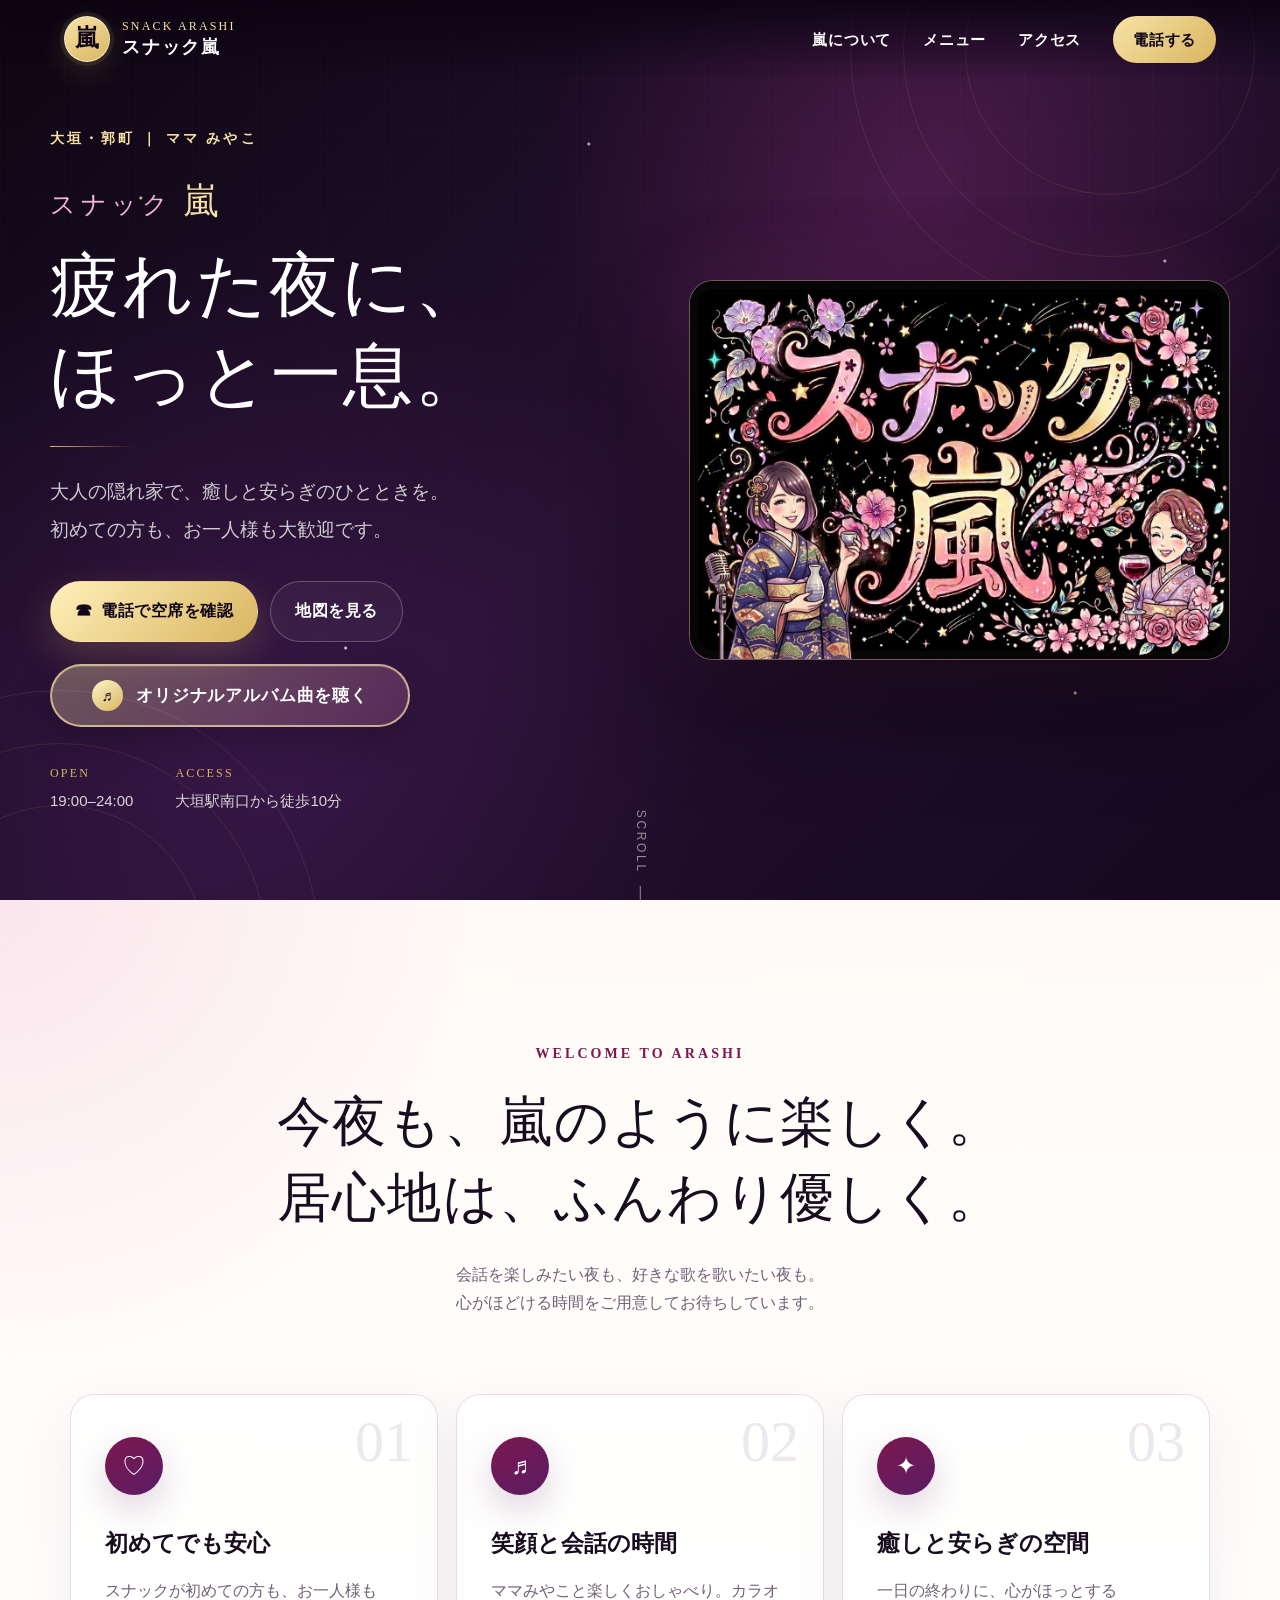
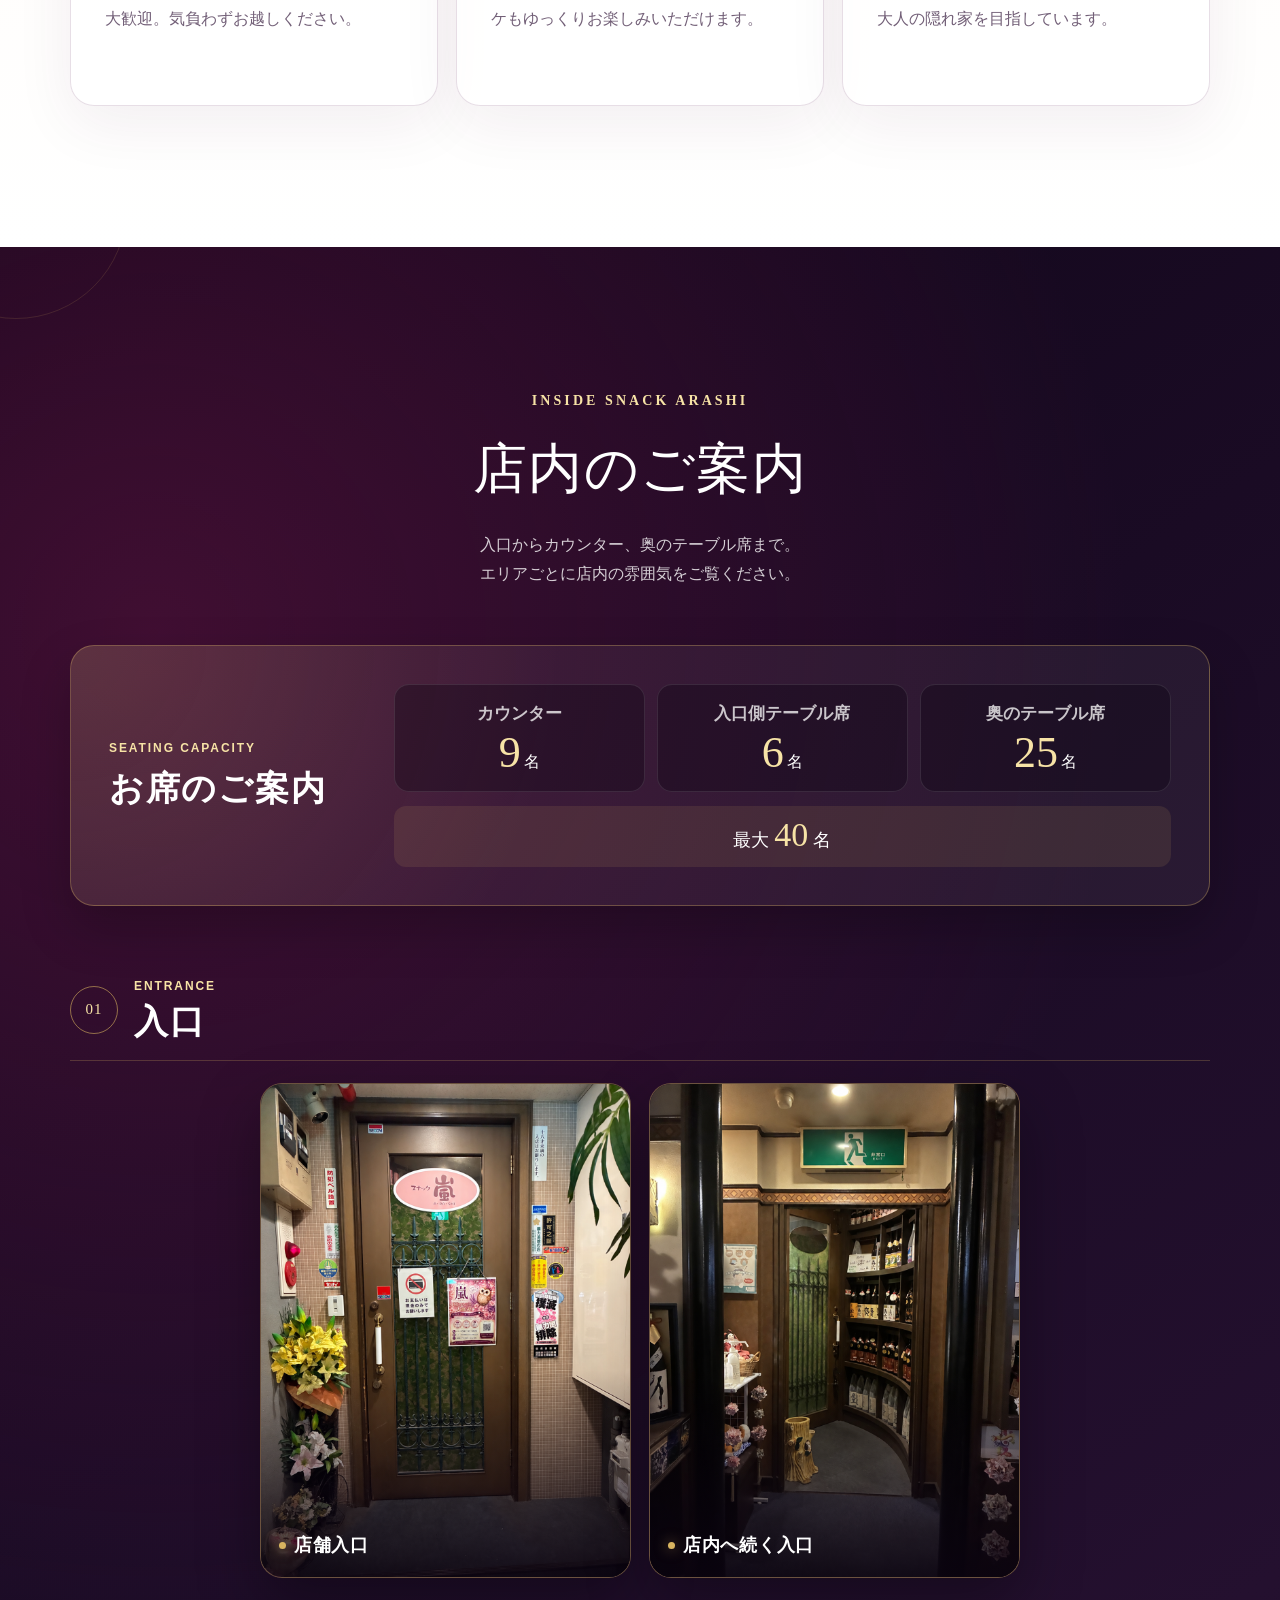
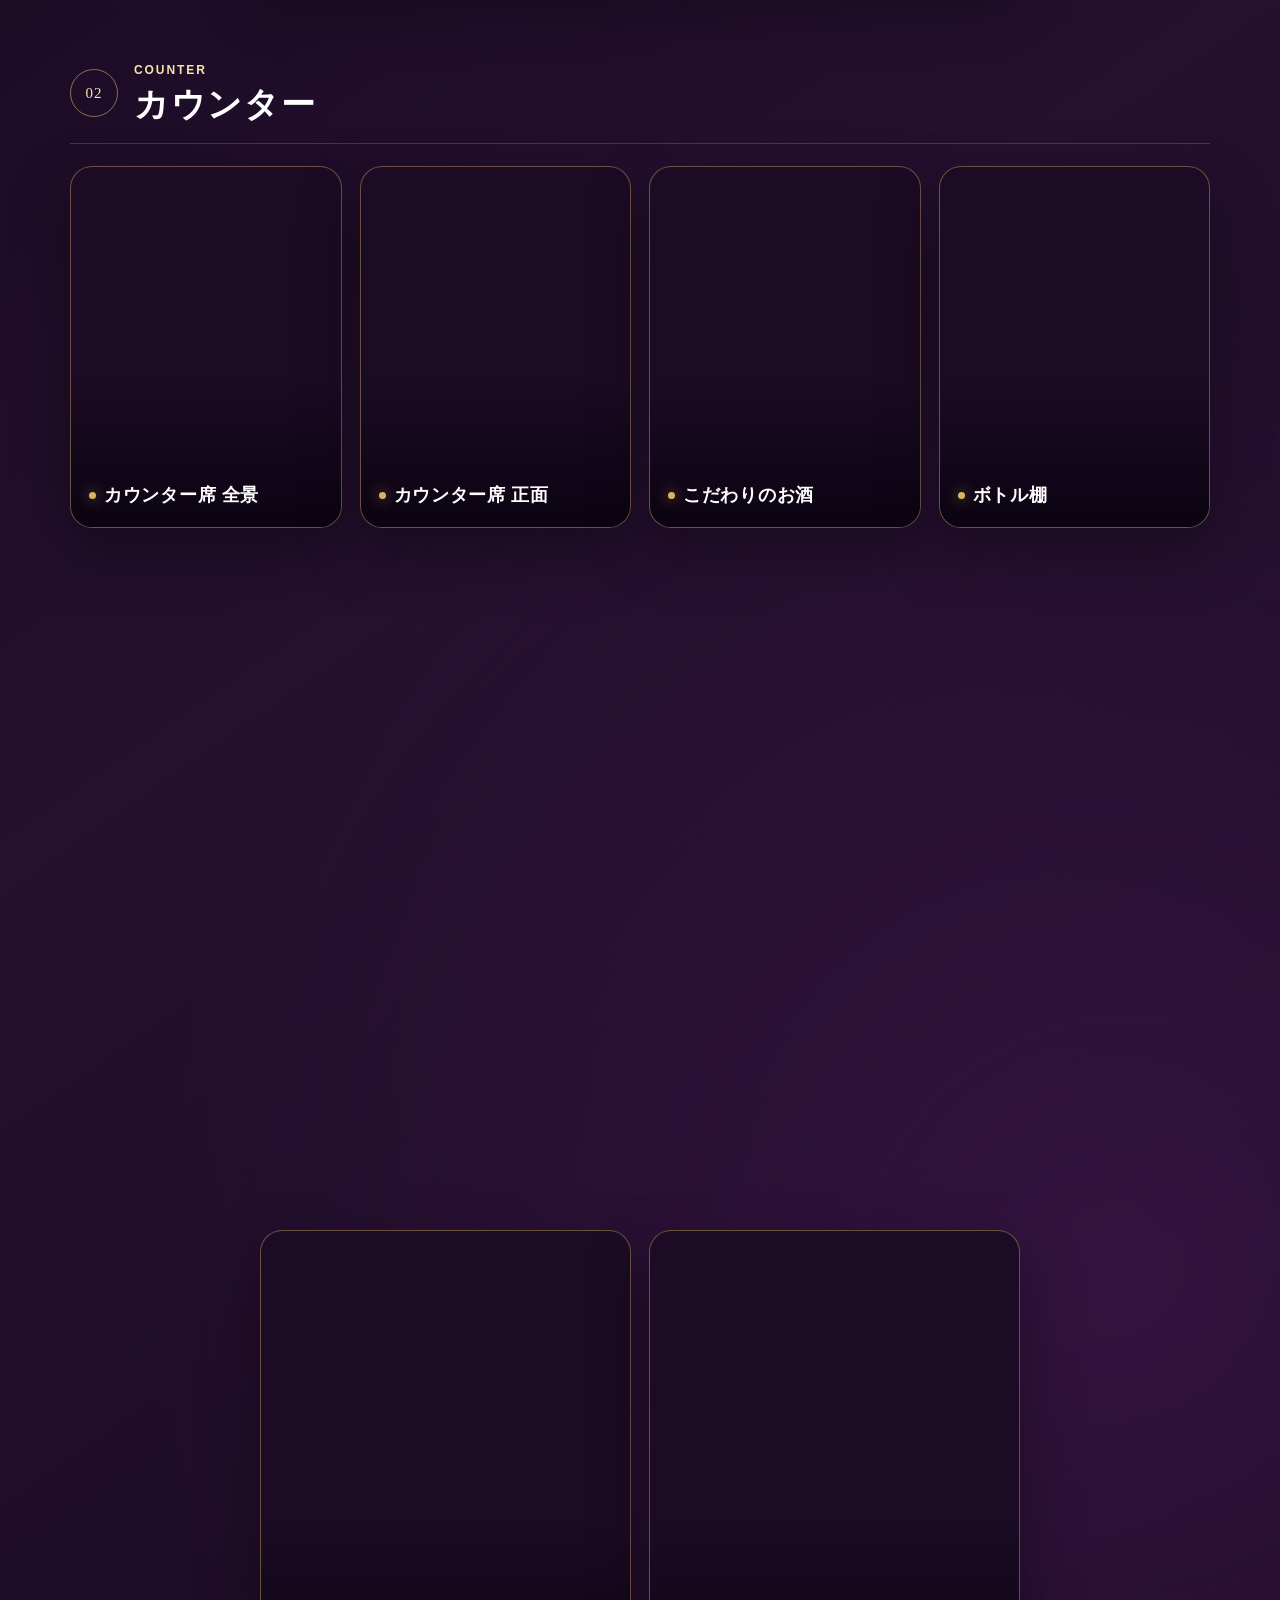
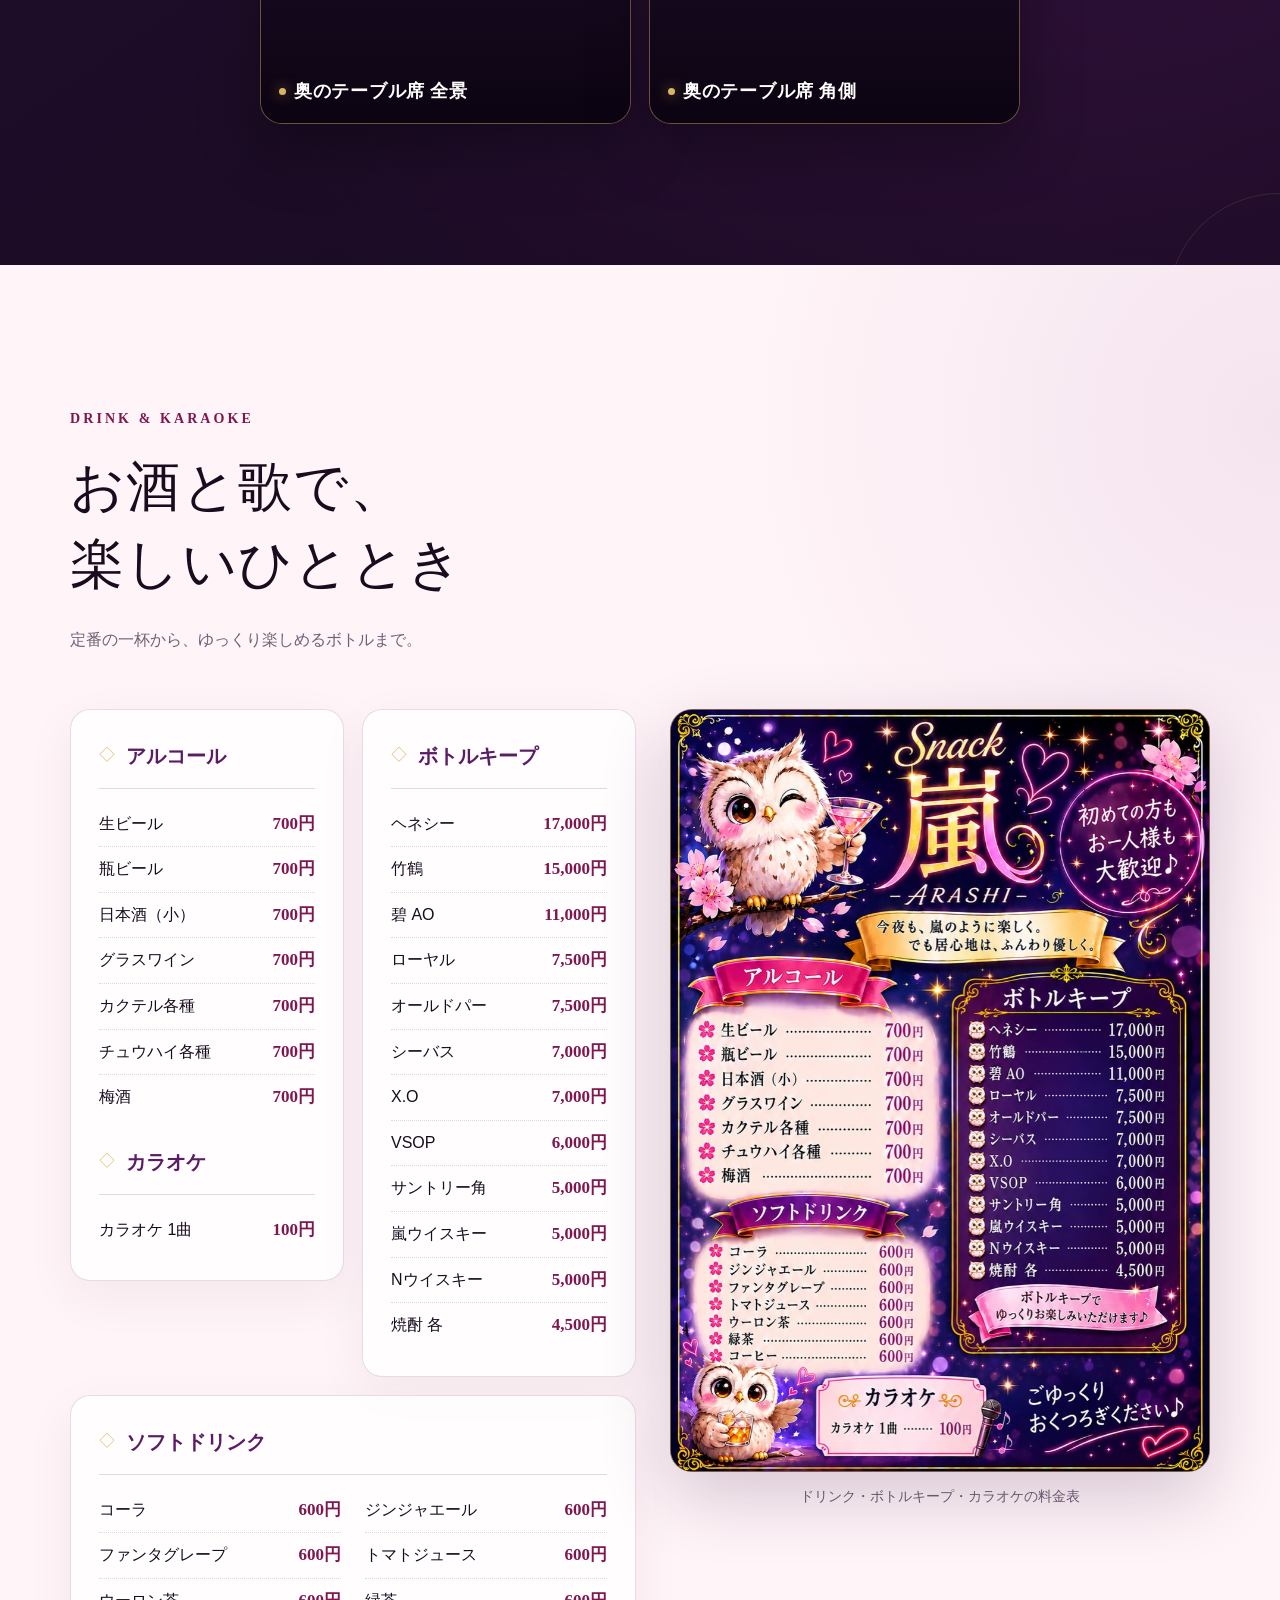
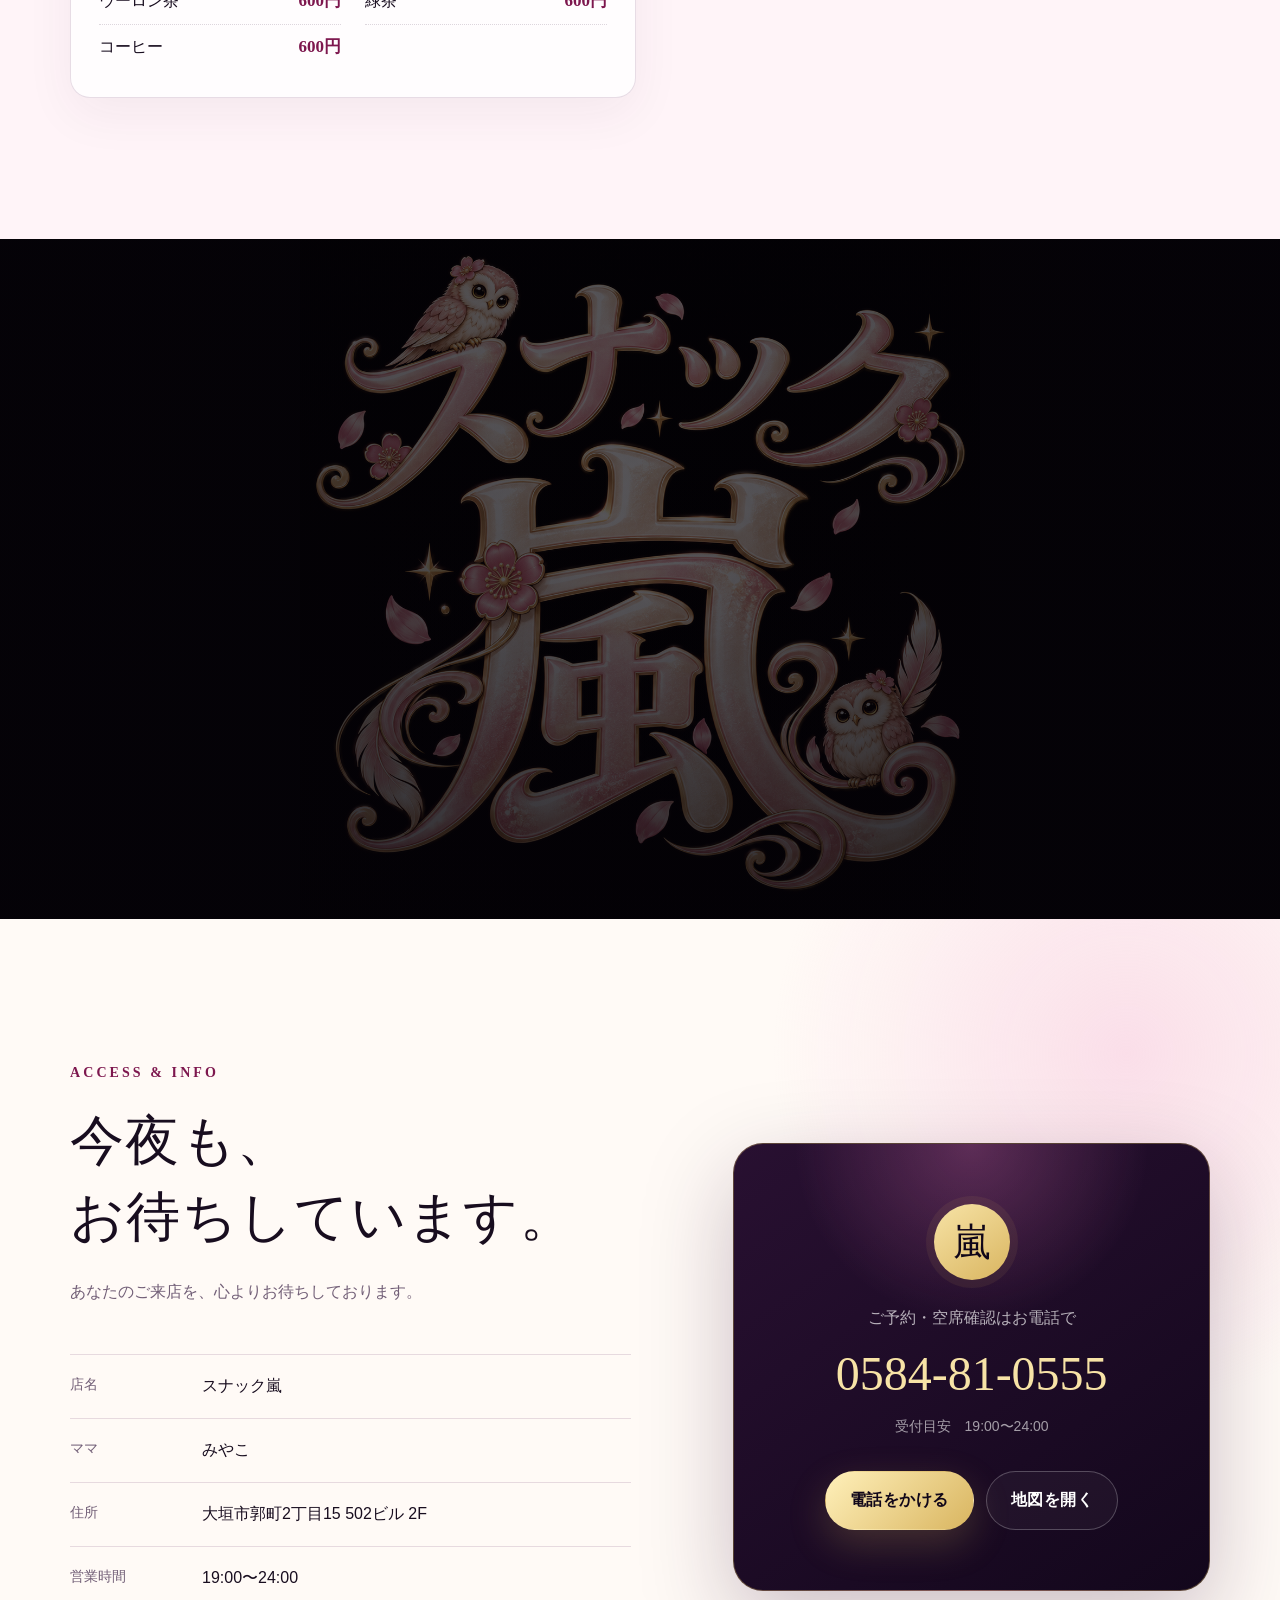
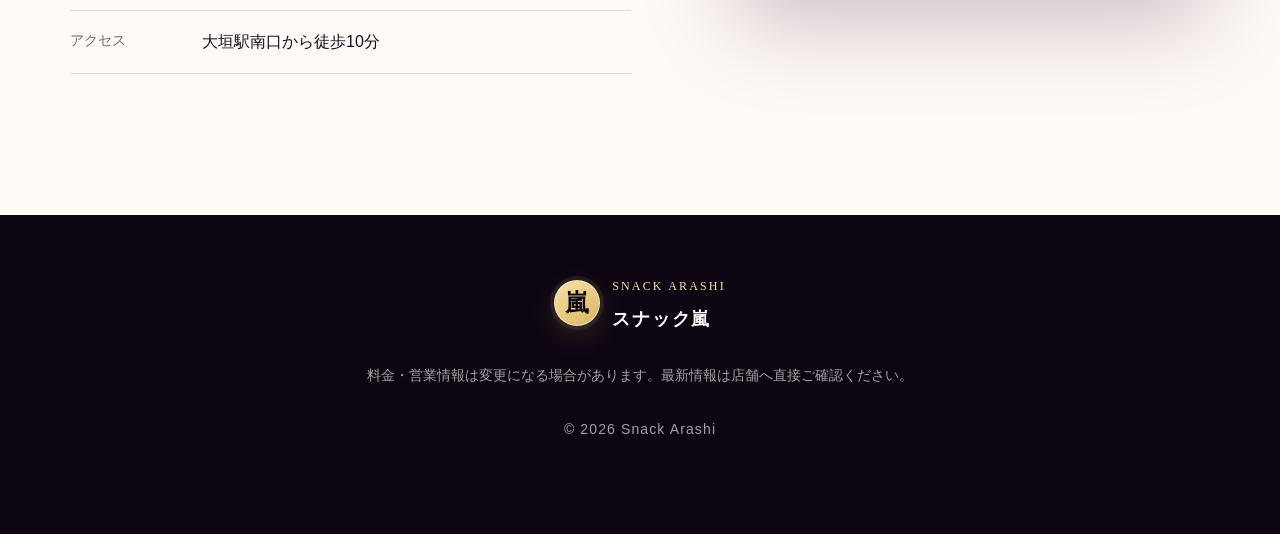
<file: index.html>
<!doctype html>
<html lang="ja">
  <head>
    <meta charset="UTF-8" />
    <meta name="viewport" content="width=device-width, initial-scale=1.0" />
    <meta
      name="description"
      content="大垣市郭町のスナック嵐。ママみやこと、会話やカラオケを楽しみながら、ほっと一息つける大人の隠れ家です。初めての方も、お一人様も大歓迎。"
    />
    <meta name="theme-color" content="#170a24" />
    <title>スナック嵐｜大垣・郭町</title>
    <link rel="icon" href="data:image/svg+xml,%3Csvg xmlns='http://www.w3.org/2000/svg' viewBox='0 0 64 64'%3E%3Crect width='64' height='64' rx='32' fill='%23d9b560'/%3E%3Ctext x='32' y='44' text-anchor='middle' font-size='36' fill='%23100619'%3E%E5%B5%90%3C/text%3E%3C/svg%3E" />
    <link rel="stylesheet" href="styles.css?v=20260929-mood-background-v1" />
  </head>
  <body>
    <a class="skip-link" href="#main">本文へ移動</a>

    <header class="site-header" aria-label="サイトヘッダー">
      <a class="brand" href="#top" aria-label="スナック嵐 トップへ">
        <span class="brand-mark" aria-hidden="true">嵐</span>
        <span class="brand-copy">
          <small>SNACK ARASHI</small>
          <strong>スナック嵐</strong>
        </span>
      </a>
      <button class="nav-toggle" type="button" aria-expanded="false" aria-controls="site-nav">
        <span></span><span></span><span></span>
        <span class="sr-only">メニューを開く</span>
      </button>
      <nav id="site-nav" class="site-nav" aria-label="メインナビゲーション">
        <a href="#welcome">嵐について</a>
        <a href="#menu">メニュー</a>
        <a href="#access">アクセス</a>
        <a class="nav-call" href="tel:0584810555">電話する</a>
      </nav>
    </header>

    <main id="main">
      <section id="top" class="hero">
        <div class="hero-orb hero-orb-one" aria-hidden="true"></div>
        <div class="hero-orb hero-orb-two" aria-hidden="true"></div>
        <div class="sparkles" aria-hidden="true"></div>
        <div class="hero-inner">
          <div class="hero-copy reveal">
            <p class="eyebrow">大垣・郭町 ｜ ママ みやこ</p>
            <p class="hero-japanese">スナック <span>嵐</span></p>
            <h1>疲れた夜に、<br />ほっと一息。</h1>
            <p class="hero-lead">
              大人の隠れ家で、癒しと安らぎのひとときを。<br />
              初めての方も、お一人様も大歓迎です。
            </p>
            <div class="hero-actions">
              <a class="button button-primary" href="tel:0584810555">
                <span class="button-icon" aria-hidden="true">☎</span>
                電話で空席を確認
              </a>
              <a
                class="button button-ghost"
                href="map.html"
                target="_blank"
                rel="noopener noreferrer"
              >
                地図を見る
              </a>
            </div>
            <button class="lyrics-open-button" type="button" data-open-lyrics aria-haspopup="dialog">
              <span aria-hidden="true">♬</span>
              オリジナルアルバム曲を聴く
            </button>
            <dl class="hero-facts" aria-label="店舗概要">
              <div>
                <dt>OPEN</dt>
                <dd>19:00–24:00</dd>
              </div>
              <div>
                <dt>ACCESS</dt>
                <dd>大垣駅南口から徒歩10分</dd>
              </div>
            </dl>
          </div>

          <div class="hero-visual reveal reveal-delay" aria-label="スナック嵐のブランドイメージ">
            <div class="hero-art-frame">
              <img
                src="assets/hero-illustration.jpg"
                alt="着物姿の女性と花々に囲まれたスナック嵐のイラスト"
              />
            </div>
          </div>
        </div>
        <a class="scroll-cue" href="#welcome" aria-label="次のセクションへ">
          <span>SCROLL</span><i aria-hidden="true"></i>
        </a>
      </section>

      <section id="welcome" class="section welcome-section">
        <div class="section-inner">
          <div class="section-heading centered reveal">
            <p class="eyebrow">WELCOME TO ARASHI</p>
            <h2>今夜も、嵐のように楽しく。<br />居心地は、ふんわり優しく。</h2>
            <p>
              会話を楽しみたい夜も、好きな歌を歌いたい夜も。<br />
              心がほどける時間をご用意してお待ちしています。
            </p>
          </div>

          <div class="promise-grid">
            <article class="promise-card reveal">
              <span class="promise-number">01</span>
              <div class="promise-icon" aria-hidden="true">♡</div>
              <h3>初めてでも安心</h3>
              <p>スナックが初めての方も、お一人様も大歓迎。気負わずお越しください。</p>
            </article>
            <article class="promise-card reveal reveal-delay-short">
              <span class="promise-number">02</span>
              <div class="promise-icon" aria-hidden="true">♬</div>
              <h3>笑顔と会話の時間</h3>
              <p>ママみやこと楽しくおしゃべり。カラオケもゆっくりお楽しみいただけます。</p>
            </article>
            <article class="promise-card reveal reveal-delay">
              <span class="promise-number">03</span>
              <div class="promise-icon" aria-hidden="true">✦</div>
              <h3>癒しと安らぎの空間</h3>
              <p>一日の終わりに、心がほっとする大人の隠れ家を目指しています。</p>
            </article>
          </div>
        </div>
      </section>

      <section id="interior" class="section interior-section" aria-labelledby="interior-title">
        <div class="section-inner">
          <div class="section-heading centered reveal">
            <p class="eyebrow">INSIDE SNACK ARASHI</p>
            <h2 id="interior-title">店内のご案内</h2>
            <p>
              入口からカウンター、奥のテーブル席まで。<br />
              エリアごとに店内の雰囲気をご覧ください。
            </p>
          </div>

          <section class="interior-capacity reveal" aria-labelledby="interior-capacity-title">
            <div class="interior-capacity-heading">
              <p>SEATING CAPACITY</p>
              <h3 id="interior-capacity-title">お席のご案内</h3>
            </div>
            <div class="interior-capacity-content">
              <dl class="interior-capacity-list">
                <div>
                  <dt>カウンター</dt>
                  <dd><strong>9</strong><span>名</span></dd>
                </div>
                <div>
                  <dt>入口側テーブル席</dt>
                  <dd><strong>6</strong><span>名</span></dd>
                </div>
                <div>
                  <dt>奥のテーブル席</dt>
                  <dd><strong>25</strong><span>名</span></dd>
                </div>
              </dl>
              <p class="interior-capacity-total">
                <span>最大</span><strong>40</strong><span>名</span>
              </p>
            </div>
          </section>

          <div class="interior-area-groups" aria-label="エリア別の店内写真">
            <section class="interior-area" aria-labelledby="interior-area-entrance-title">
              <div class="interior-area-heading reveal">
                <span class="interior-area-number" aria-hidden="true">01</span>
                <div>
                  <p>ENTRANCE</p>
                  <h3 id="interior-area-entrance-title">入口</h3>
                </div>
              </div>
              <div class="interior-gallery interior-gallery--entrance">
                <figure class="interior-card interior-card--entrance-door reveal">
                  <img
                    src="assets/02B696B5-0933-45BD-BC6C-2C4BDE92FA43.png"
                    alt="スナック嵐の店名プレートが付いた店舗入口"
                    width="1086"
                    height="1448"
                    loading="lazy"
                    decoding="async"
                  />
                  <figcaption>店舗入口</figcaption>
                </figure>
                <figure class="interior-card reveal reveal-delay-short">
                  <img
                    src="assets/interior-entrance.png"
                    alt="店内奥へ続くスナック嵐の入口"
                    width="1086"
                    height="1448"
                    loading="lazy"
                    decoding="async"
                  />
                  <figcaption>店内へ続く入口</figcaption>
                </figure>
              </div>
            </section>

            <section class="interior-area" aria-labelledby="interior-area-counter-title">
              <div class="interior-area-heading reveal">
                <span class="interior-area-number" aria-hidden="true">02</span>
                <div>
                  <p>COUNTER</p>
                  <h3 id="interior-area-counter-title">カウンター</h3>
                </div>
              </div>
              <div class="interior-gallery interior-gallery--counter">
                <figure class="interior-card reveal">
                  <img
                    src="assets/interior-area-counter-angle.jpg"
                    alt="椅子が並ぶスナック嵐のカウンターを斜めから見た店内"
                    width="960"
                    height="1280"
                    loading="lazy"
                    decoding="async"
                  />
                  <figcaption>カウンター席 全景</figcaption>
                </figure>
                <figure class="interior-card interior-card--counter-front reveal reveal-delay-short">
                  <img
                    src="assets/interior-area-counter-front.jpg"
                    alt="ボトル棚と椅子が並ぶスナック嵐のカウンター正面"
                    width="960"
                    height="1280"
                    loading="lazy"
                    decoding="async"
                  />
                  <figcaption>カウンター席 正面</figcaption>
                </figure>
                <figure class="interior-card reveal reveal-delay">
                  <img
                    src="assets/interior-counter-clean-v2.jpg"
                    alt="ボトルが並ぶスナック嵐のカウンター"
                    width="1086"
                    height="1448"
                    loading="lazy"
                    decoding="async"
                  />
                  <figcaption>こだわりのお酒</figcaption>
                </figure>
                <figure class="interior-card reveal reveal-delay">
                  <img
                    src="assets/interior-bottle-shelf.png"
                    alt="壁一面にボトルが並ぶ店内の棚"
                    width="1086"
                    height="1448"
                    loading="lazy"
                    decoding="async"
                  />
                  <figcaption>ボトル棚</figcaption>
                </figure>
              </div>
            </section>

            <section class="interior-area" aria-labelledby="interior-area-tables-title">
              <div class="interior-area-heading reveal">
                <span class="interior-area-number" aria-hidden="true">03</span>
                <div>
                  <p>TABLE SEATING</p>
                  <h3 id="interior-area-tables-title">テーブル席</h3>
                </div>
              </div>
              <div class="interior-gallery interior-gallery--tables">
                <figure class="interior-card reveal">
                  <img
                    src="assets/DF24B506-663B-4E79-91EE-75DBF0FB0BC5.png"
                    alt="スナック嵐の入口側にある6人掛けテーブル席"
                    width="1086"
                    height="1448"
                    loading="lazy"
                    decoding="async"
                  />
                  <figcaption>入口側6人掛けテーブル席</figcaption>
                </figure>
                <figure class="interior-card interior-card--back-tables reveal reveal-delay-short">
                  <img
                    src="assets/IMG_3626.jpeg"
                    alt="ソファと丸いテーブルが並ぶスナック嵐の奥のテーブル席"
                    width="4284"
                    height="5712"
                    loading="lazy"
                    decoding="async"
                  />
                  <figcaption>奥のテーブル席 全景</figcaption>
                </figure>
                <figure class="interior-card interior-card--back-corner reveal reveal-delay">
                  <img
                    src="assets/interior-area-back-corner.jpg?v=20260928-split"
                    alt="大きな丸いテーブルを囲むスナック嵐の奥の角席"
                    width="639"
                    height="853"
                    loading="lazy"
                    decoding="async"
                  />
                  <figcaption>奥のテーブル席 角側</figcaption>
                </figure>
              </div>
            </section>
          </div>
        </div>
      </section>

      <section id="menu" class="section menu-section">
        <div class="section-inner">
          <div class="section-heading menu-heading reveal">
            <p class="eyebrow">DRINK &amp; KARAOKE</p>
            <h2><span class="menu-heading-phrase">お酒と歌で、</span><span class="menu-heading-phrase">楽しいひととき</span></h2>
            <p><span class="menu-intro-phrase">定番の一杯から、</span><wbr /><span class="menu-intro-phrase">ゆっくり楽しめるボトルまで。</span></p>
          </div>

          <div class="menu-layout">
            <div class="menu-columns reveal">
              <div class="menu-card menu-card-combined">
                <article class="menu-card-group menu-card-alcohol">
                  <div class="menu-card-title">
                    <span aria-hidden="true">◇</span>
                    <h3>アルコール</h3>
                  </div>
                  <dl class="menu-list">
                    <div><dt>生ビール</dt><dd>700円</dd></div>
                    <div><dt>瓶ビール</dt><dd>700円</dd></div>
                    <div><dt>日本酒（小）</dt><dd>700円</dd></div>
                    <div><dt>グラスワイン</dt><dd>700円</dd></div>
                    <div><dt>カクテル各種</dt><dd>700円</dd></div>
                    <div><dt>チュウハイ各種</dt><dd>700円</dd></div>
                    <div><dt>梅酒</dt><dd>700円</dd></div>
                  </dl>
                </article>
                <article class="menu-card-group menu-card-karaoke">
                  <div class="menu-card-title sub-title">
                    <span aria-hidden="true">◇</span>
                    <h3>カラオケ</h3>
                  </div>
                  <dl class="menu-list">
                    <div><dt>カラオケ 1曲</dt><dd>100円</dd></div>
                  </dl>
                </article>
              </div>

              <article class="menu-card">
                <div class="menu-card-title">
                  <span aria-hidden="true">◇</span>
                  <h3>ボトルキープ</h3>
                </div>
                <dl class="menu-list">
                  <div><dt>ヘネシー</dt><dd>17,000円</dd></div>
                  <div><dt>竹鶴</dt><dd>15,000円</dd></div>
                  <div><dt>碧 AO</dt><dd>11,000円</dd></div>
                  <div><dt>ローヤル</dt><dd>7,500円</dd></div>
                  <div><dt>オールドパー</dt><dd>7,500円</dd></div>
                  <div><dt>シーバス</dt><dd>7,000円</dd></div>
                  <div><dt>X.O</dt><dd>7,000円</dd></div>
                  <div><dt>VSOP</dt><dd>6,000円</dd></div>
                  <div><dt>サントリー角</dt><dd>5,000円</dd></div>
                  <div><dt>嵐ウイスキー</dt><dd>5,000円</dd></div>
                  <div><dt>Nウイスキー</dt><dd>5,000円</dd></div>
                  <div><dt>焼酎 各</dt><dd>4,500円</dd></div>
                </dl>
              </article>

              <article class="menu-card menu-card-wide">
                <div class="menu-card-title">
                  <span aria-hidden="true">◇</span>
                  <h3>ソフトドリンク</h3>
                </div>
                <dl class="menu-list">
                  <div><dt>コーラ</dt><dd>600円</dd></div>
                  <div><dt>ジンジャエール</dt><dd>600円</dd></div>
                  <div><dt>ファンタグレープ</dt><dd>600円</dd></div>
                  <div><dt>トマトジュース</dt><dd>600円</dd></div>
                  <div><dt>ウーロン茶</dt><dd>600円</dd></div>
                  <div><dt>緑茶</dt><dd>600円</dd></div>
                  <div><dt>コーヒー</dt><dd>600円</dd></div>
                </dl>
              </article>
            </div>

            <figure id="menu-poster" class="menu-poster reveal reveal-delay">
              <div class="menu-poster-frame">
                <img
                  src="assets/menu-poster-owl.jpg"
                  alt="フクロウをあしらったスナック嵐のドリンク・ボトルキープ・カラオケメニュー"
                  loading="lazy"
                />
              </div>
              <figcaption>ドリンク・ボトルキープ・カラオケの料金表</figcaption>
            </figure>

          </div>
        </div>
      </section>

      <section id="mood" class="section mood-section" aria-label="店主からのメッセージ">
        <div class="mood-art" aria-hidden="true">
          <img
            src="assets/mood-background-owl-logo.png"
            alt=""
            width="1254"
            height="1254"
            loading="lazy"
            decoding="async"
          />
        </div>
        <div class="mood-overlay"></div>
        <div class="mood-copy reveal">
          <p class="eyebrow">A LITTLE REST AT NIGHT</p>
          <blockquote>
            おつかれさまの先に、<br />やさしい夜を。
          </blockquote>
          <p>ママ みやこ</p>
        </div>
      </section>

      <section id="access" class="section access-section">
        <div class="section-inner access-layout">
          <div class="access-copy reveal">
            <p class="eyebrow">ACCESS &amp; INFO</p>
            <h2>今夜も、<br />お待ちしています。</h2>
            <p class="access-intro">あなたのご来店を、心よりお待ちしております。</p>

            <dl class="shop-details">
              <div>
                <dt>店名</dt>
                <dd>スナック嵐</dd>
              </div>
              <div>
                <dt>ママ</dt>
                <dd>みやこ</dd>
              </div>
              <div>
                <dt>住所</dt>
                <dd>大垣市郭町2丁目15<br class="mobile-only" /> 502ビル 2F</dd>
              </div>
              <div>
                <dt>営業時間</dt>
                <dd>19:00〜24:00</dd>
              </div>
              <div>
                <dt>アクセス</dt>
                <dd>大垣駅南口から徒歩10分</dd>
              </div>
            </dl>
          </div>

          <div class="contact-card reveal reveal-delay">
            <div class="contact-card-mark" aria-hidden="true">嵐</div>
            <p>ご予約・空席確認はお電話で</p>
            <a class="phone-number" href="tel:0584810555">0584-81-0555</a>
            <span class="hours">受付目安　19:00〜24:00</span>
            <div class="contact-actions">
              <a class="button button-primary" href="tel:0584810555">電話をかける</a>
              <a
                class="button button-ghost"
                href="map.html"
                target="_blank"
                rel="noopener noreferrer"
              >地図を開く</a>
            </div>
          </div>
        </div>
      </section>
    </main>

    <footer class="site-footer">
      <div class="footer-brand">
        <span class="brand-mark" aria-hidden="true">嵐</span>
        <div><small>SNACK ARASHI</small><strong>スナック嵐</strong></div>
      </div>
      <p>料金・営業情報は変更になる場合があります。最新情報は店舗へ直接ご確認ください。</p>
      <p class="copyright">© <span id="year"></span> Snack Arashi</p>
    </footer>

    <div class="mobile-cta" aria-label="固定予約メニュー">
      <a href="tel:0584810555"><span aria-hidden="true">☎</span> 電話で空席確認</a>
      <a
        href="map.html"
        target="_blank"
        rel="noopener noreferrer"
      >地図</a>
    </div>

    <dialog id="lyrics-dialog" class="lyrics-dialog" aria-labelledby="lyrics-title">
      <div class="lyrics-dialog-panel">
        <header class="lyrics-dialog-header">
          <div id="lyrics-dialog-heading" class="lyrics-dialog-heading">
            <p>IMAGE SONG LYRICS</p>
            <span class="lyrics-title-label">タイトル</span>
            <h2 id="lyrics-title">
              <span data-song-heading="original">今夜もスナック嵐で</span>
              <span data-song-heading="mata-aeru" hidden>スナック嵐 <span class="song-title-nowrap">～また逢える場所～</span></span>
              <span data-song-heading="hajimemashite" hidden>スナック嵐 <span class="song-title-nowrap song-title-long">～はじめましての夜～</span></span>
              <span data-song-heading="ogaki" hidden>スナック嵐 <span class="song-title-nowrap song-title-long">～大垣の夜に～</span></span>
              <span data-song-heading="kanpai-female" hidden>せーの！嵐で乾杯</span>
              <span data-song-heading="kanpai-male" hidden>せーの！嵐で乾杯</span>
              <span class="song-title-fukurou" data-song-heading="fukurou" hidden>ふくろうだけが知っている</span>
              <span class="song-title-anniversary" data-song-heading="anniversary" hidden>この灯りを、これからも</span>
            </h2>
          </div>
          <button
            class="lyrics-header-toggle"
            type="button"
            data-toggle-lyrics-header
            aria-expanded="true"
            aria-controls="lyrics-dialog-heading lyrics-song-switcher lyrics-player"
            aria-label="曲選択と再生部分を上にたたむ"
          >
            <span class="lyrics-header-toggle-icon" data-lyrics-header-toggle-icon aria-hidden="true">▲</span>
            <span data-lyrics-header-toggle-label>たたむ</span>
          </button>
          <button class="lyrics-close-button" type="button" data-close-lyrics aria-label="歌詞を閉じる">
            <span aria-hidden="true">×</span>
          </button>
        </header>

        <div id="lyrics-song-switcher" class="lyrics-song-switcher" role="group" aria-label="曲を選ぶ">
          <button type="button" data-select-song="original" data-song-src="assets/snack-arashi-image-song.mp3" aria-controls="lyrics-song-original" aria-pressed="true">
            <small>1曲目</small><strong>今夜もスナック嵐で</strong>
          </button>
          <button type="button" data-select-song="mata-aeru" data-song-src="assets/snack-arashi-mata-aeru-basho.mp3" aria-controls="lyrics-song-mata-aeru" aria-pressed="false">
            <small>2曲目</small><strong>また逢える場所</strong>
          </button>
          <button type="button" data-select-song="hajimemashite" data-song-src="assets/snack-arashi-hajimemashite-no-yoru.mp3" aria-controls="lyrics-song-hajimemashite" aria-pressed="false">
            <small>3曲目</small><strong>はじめましての夜</strong>
          </button>
          <button type="button" data-select-song="ogaki" data-song-src="assets/snack-arashi-ogaki-no-yoru-ni.mp3" aria-controls="lyrics-song-ogaki" aria-pressed="false">
            <small>4曲目</small><strong>大垣の夜に</strong>
          </button>
          <button type="button" data-select-song="kanpai-female" data-song-src="assets/snack-arashi-se-no-arashi-de-kanpai-female.mp3" aria-controls="lyrics-song-kanpai-female" aria-pressed="false" aria-label="5曲目 女性ボーカル版 せーの！嵐で乾杯">
            <small>5曲目・女性</small><strong>せーの！嵐で乾杯</strong>
          </button>
          <button type="button" data-select-song="kanpai-male" data-song-panel="kanpai-female" data-song-src="assets/snack-arashi-se-no-arashi-de-kanpai-male.mp3" aria-controls="lyrics-song-kanpai-female" aria-pressed="false" aria-label="6曲目 男性ボーカル版 せーの！嵐で乾杯">
            <small>6曲目・男性</small><strong>せーの！嵐で乾杯</strong>
          </button>
          <button type="button" data-select-song="fukurou" data-song-src="assets/snack-arashi-fukurou-dake-ga-shitteiru.mp3" aria-controls="lyrics-song-fukurou" aria-pressed="false">
            <small>7曲目</small><strong>ふくろうだけが知っている</strong>
          </button>
          <button type="button" data-select-song="anniversary" data-song-src="assets/snack-arashi-kono-akari-o-korekaramo.mp3" aria-controls="lyrics-song-anniversary" aria-pressed="false">
            <small>8曲目</small><strong>この灯りを、これからも</strong>
          </button>
        </div>

        <div id="lyrics-player" class="lyrics-player">
          <div class="lyrics-player-controls">
            <button class="lyrics-play-button" type="button" data-lyrics-play aria-pressed="false" aria-label="選択中の曲を再生">
              <span class="lyrics-play-icon" aria-hidden="true">▶</span>
              <span data-lyrics-play-label>この曲を再生</span>
            </button>
            <button class="lyrics-playlist-button" type="button" data-playlist-play aria-pressed="false" aria-label="1曲目から8曲目まで連続リピート再生">
              <span class="lyrics-playlist-icon" aria-hidden="true">↻</span>
              <span data-playlist-play-label>8曲リピート</span>
            </button>
          </div>
          <span class="lyrics-play-progress" data-lyrics-progress aria-hidden="true"></span>
          <span class="sr-only" data-lyrics-status aria-live="polite"></span>
          <audio id="image-song-audio" preload="metadata" playsinline>
            <source src="assets/snack-arashi-image-song.mp3" type="audio/mpeg" />
          </audio>
        </div>

        <div class="lyrics-dialog-body">
          <div id="lyrics-song-original" data-lyrics-song="original">
          <section class="lyrics-block">
            <h3>イントロ</h3>
            <p>今夜も灯りが　やさしく揺れる<br />心をほどく　この場所で</p>
          </section>

          <section class="lyrics-block">
            <h3>Aメロ1</h3>
            <p>
              一日ぶんの　疲れを抱えて<br />
              いつもの扉を　そっと開ければ<br />
              「おかえりなさい」と　迎える声に<br />
              忘れかけてた　笑顔が戻る
            </p>
          </section>

          <section class="lyrics-block">
            <h3>Bメロ1</h3>
            <p>
              うれしい夜も　寂しい夜も<br />
              どんな気持ちも　包んでくれる<br />
              ここは大人の隠れ家<br />
              癒しと安らぎの空間
            </p>
          </section>

          <section class="lyrics-block lyrics-chorus">
            <h3>サビ</h3>
            <p>
              スナック嵐　スナック嵐<br />
              今夜もここで　乾杯しよう<br />
              ママミヤコの　やさしい笑顔が<br />
              心の曇りを　晴らしてくれる
            </p>
            <p>
              スナック嵐　スナック嵐<br />
              笑って歌って　明日へ帰ろう<br />
              笑顔になれる時間を<br />
              あなたにお届けします
            </p>
          </section>

          <section class="lyrics-block">
            <h3>Aメロ2</h3>
            <p>
              初めて会った　あの日の人も<br />
              グラスを重ねりゃ　いつしか仲間<br />
              懐かしい歌　口ずさむたび<br />
              思い出までも　輝きだすよ
            </p>
          </section>

          <section class="lyrics-block">
            <h3>Bメロ2</h3>
            <p>
              語りたい夜　静かな夜も<br />
              あなたのままで　過ごせばいい<br />
              ここは心のよりどころ<br />
              癒しと安らぎの空間
            </p>
          </section>

          <section class="lyrics-block lyrics-chorus">
            <h3>サビ</h3>
            <p>
              スナック嵐　スナック嵐<br />
              今夜もここで　乾杯しよう<br />
              ママミヤコの　温かい言葉<br />
              疲れた心に　明かりをともす
            </p>
            <p>
              スナック嵐　スナック嵐<br />
              笑って歌って　元気になろう<br />
              笑顔になれる時間を<br />
              あなたにお届けします
            </p>
          </section>

          <section class="lyrics-block lyrics-instrumental">
            <h3>間奏</h3>
            <p aria-hidden="true">♪</p>
          </section>

          <section class="lyrics-block">
            <h3>Cメロ</h3>
            <p>
              外では冷たい　雨が降っても<br />
              この場所だけは　いつでも晴れ<br />
              ひとりじゃないと　思える夜を<br />
              今日も一緒に　過ごしましょう
            </p>
          </section>

          <section class="lyrics-block lyrics-chorus">
            <h3>ラスサビ</h3>
            <p>
              スナック嵐　スナック嵐<br />
              出会えたご縁に　乾杯しよう<br />
              ママミヤコの　変わらぬ笑顔が<br />
              みんなの心を　つないでくれる
            </p>
            <p>
              スナック嵐　スナック嵐<br />
              あなたの帰る　場所でありたい<br />
              大人の隠れ家　愛の灯り<br />
              癒しと安らぎの空間
            </p>
            <p>笑顔になれる時間を<br />心を込めてお届けします</p>
          </section>

          <section class="lyrics-block">
            <h3>アウトロ</h3>
            <p>また会いましょう　この場所で<br />今夜もスナック嵐で</p>
          </section>
          </div>

          <div id="lyrics-song-mata-aeru" data-lyrics-song="mata-aeru" hidden>
            <section class="lyrics-block">
              <h3>Aメロ 1</h3>
              <p>
                今日も一日　おつかれさま<br />
                扉を開けば　いつもの笑顔<br />
                グラスの向こう　こぼれる話<br />
                ここでは少し　肩の力を抜いて
              </p>
              <p>
                うれしかったこと　悔しかったこと<br />
                言葉にすれば　軽くなるから<br />
                そんな夜には　そっと寄り道<br />
                灯りが待ってる　あの場所へ
              </p>
            </section>

            <section class="lyrics-block">
              <h3>Bメロ</h3>
              <p>
                ママミヤコの　やさしい声が<br />
                心の隙間を　包んでくれる<br />
                初めて会った人ともいつしか<br />
                笑って乾杯　夜が始まる
              </p>
            </section>

            <section class="lyrics-block lyrics-chorus">
              <h3>サビ</h3>
              <p>
                スナック嵐　今夜もここで<br />
                笑顔の花が　咲いている<br />
                大人の隠れ家　癒しの時間<br />
                明日への元気を　くれる場所
              </p>
              <p>
                スナック嵐　あなたと一緒に<br />
                歌って笑って　夜は更けてく<br />
                「また来るね」って　手を振るころには<br />
                心が少し　あたたかい
              </p>
            </section>

            <section class="lyrics-block">
              <h3>Aメロ 2</h3>
              <p>
                懐かしい歌　口ずさめば<br />
                あの日の景色が　よみがえる<br />
                知らない歌も　手拍子すれば<br />
                みんな仲間に　なれるから
              </p>
              <p>
                楽しい時も　寂しい時も<br />
                変わらぬ灯りが　そこにある<br />
                ひとりで来ても　帰るころには<br />
                笑顔になれる　不思議な夜
              </p>
            </section>

            <section class="lyrics-block">
              <h3>Bメロ 2</h3>
              <p>
                ママミヤコの　「またおいで」が<br />
                明日へ進む　力になる<br />
                忙しい日々を　少し忘れて<br />
                今夜はゆっくり　楽しもう
              </p>
            </section>

            <section class="lyrics-block lyrics-chorus">
              <h3>サビ</h3>
              <p>
                スナック嵐　今夜もここで<br />
                笑顔の花が　咲いている<br />
                安らぎの場所　やさしい時間<br />
                疲れた心を　ほどいてく
              </p>
              <p>
                スナック嵐　あなたと一緒に<br />
                歌って語って　夜は更けてく<br />
                出会えたことに　乾杯しよう<br />
                このひとときを　忘れない
              </p>
            </section>

            <section class="lyrics-block">
              <h3>ブリッジ</h3>
              <p>
                人生はいろんな　風が吹くけど<br />
                雨の日だって　あるけれど<br />
                帰れる場所が　ひとつあれば<br />
                また明日から　歩いていける
              </p>
            </section>

            <section class="lyrics-block lyrics-chorus">
              <h3>ラスサビ</h3>
              <p>
                スナック嵐　いつもの場所で<br />
                今日も誰かを　待っている<br />
                ママミヤコの　あたたかな笑顔<br />
                癒しと安らぎ　届けながら
              </p>
              <p>
                スナック嵐　これから先も<br />
                笑顔の時間を　重ねよう<br />
                「おかえり」「またね」が似合う場所<br />
                あなたと出会える　この場所で
              </p>
              <p>
                今夜も乾杯<br />
                また逢えるまで<br />
                スナック嵐で<br />
                また逢いましょう
              </p>
            </section>
          </div>

          <div id="lyrics-song-hajimemashite" data-lyrics-song="hajimemashite" hidden>
            <section class="lyrics-block">
              <h3>Aメロ 1</h3>
              <p>
                少し気になって　立ち止まる夜<br />
                この扉の向こう　どんな場所だろう<br />
                初めてのお店　ちょっと緊張<br />
                そんな気持ちも　よくわかるから
              </p>
              <p>
                勇気を出して　扉を開けば<br />
                聞こえてくるよ　楽しそうな声<br />
                「いらっしゃい」って　笑顔で迎える<br />
                今夜はここから　始めましょう
              </p>
            </section>

            <section class="lyrics-block">
              <h3>Bメロ</h3>
              <p>
                ひとりで来ても　大丈夫<br />
                うまく話せなくても　大丈夫<br />
                ママミヤコの　やさしい笑顔<br />
                自然と心が　ほどけてく
              </p>
            </section>

            <section class="lyrics-block lyrics-chorus">
              <h3>サビ</h3>
              <p>
                はじめまして　スナック嵐<br />
                今夜あなたを　待っていました<br />
                気取らなくていい　そのままでいい<br />
                グラス片手に　乾杯しよう
              </p>
              <p>
                はじめまして　スナック嵐<br />
                知らない人も　すぐ笑い合える<br />
                ちょっと寄り道　そんな気持ちで<br />
                あなたの夜を　楽しんで
              </p>
            </section>

            <section class="lyrics-block">
              <h3>Aメロ 2</h3>
              <p>
                仕事の話も　恋の話も<br />
                今日あったことを　聞かせてほしい<br />
                話したくない　そんな夜なら<br />
                静かに飲むのも　それでいい
              </p>
              <p>
                歌が好きなら　一緒に歌おう<br />
                聴いていたいなら　それもいい<br />
                決まりなんてない　自由な時間<br />
                あなたのペースで　過ごせばいい
              </p>
            </section>

            <section class="lyrics-block">
              <h3>Bメロ 2</h3>
              <p>
                知らない場所は　誰だって<br />
                最初の一歩が　少し怖い<br />
                だけど気づけば　笑ってる<br />
                そんな夜になる　スナック嵐
              </p>
            </section>

            <section class="lyrics-block lyrics-chorus">
              <h3>サビ</h3>
              <p>
                ようこそここへ　スナック嵐<br />
                今夜出会えた　このご縁に<br />
                大人の隠れ家　癒しの時間<br />
                ゆっくりのんびり　過ごしましょう
              </p>
              <p>
                ようこそここへ　スナック嵐<br />
                ママミヤコと　笑顔の仲間<br />
                帰るころには　きっとあなたも<br />
                「また来たいな」と　思えるから
              </p>
            </section>

            <section class="lyrics-block">
              <h3>ブリッジ</h3>
              <p>
                特別なことは　いらないよ<br />
                疲れた時には　休めばいい<br />
                笑いたい時は　笑えばいい<br />
                あなたの居場所に　なれたらいい
              </p>
            </section>

            <section class="lyrics-block lyrics-chorus">
              <h3>ラスサビ</h3>
              <p>
                はじめましてが　いつの間にか<br />
                「また来たよ」に　変わる場所<br />
                スナック嵐　この夜から<br />
                新しい時間を　始めよう
              </p>
              <p>
                ママミヤコの　あたたかな笑顔<br />
                癒しと安らぎ　ここにある<br />
                初めての夜を　忘れないように<br />
                今夜一緒に　乾杯しよう
              </p>
              <p>
                ようこそ<br />
                スナック嵐へ<br />
                また会える日を<br />
                楽しみに
              </p>
            </section>
          </div>

          <div id="lyrics-song-ogaki" data-lyrics-song="ogaki" hidden>
            <section class="lyrics-block">
              <h3>Aメロ</h3>
              <p>
                水の都を　歩いたあとは<br />
                旅の続きを　もう少しだけ<br />
                知らない街の　知らない夜も<br />
                扉を開けば　笑顔が待ってる
              </p>
              <p>
                大垣城を　振り返りながら<br />
                今日の思い出　グラスに映す<br />
                旅の途中で　出会えたご縁<br />
                今夜はここで　乾杯しよう
              </p>
            </section>

            <section class="lyrics-block lyrics-chorus">
              <h3>サビ</h3>
              <p>
                ようこそ　大垣<br />
                ようこそ　スナック嵐<br />
                旅の疲れも　忘れるような<br />
                あたたかな夜を　あなたに
              </p>
              <p>
                ママミヤコの　笑顔に会えば<br />
                初めてなのに　なぜか落ち着く<br />
                今夜の出会いも　旅の思い出<br />
                スナック嵐で　乾杯しよう
              </p>
            </section>

            <section class="lyrics-block">
              <h3>Aメロ 2</h3>
              <p>
                名物食べて　街を歩いて<br />
                楽しい一日　終わるその前に<br />
                歌って笑って　話して飲んで<br />
                大垣の夜を　楽しもう
              </p>
              <p>
                どこから来たの？　そんな会話で<br />
                知らない同士も　すぐ仲間<br />
                旅の一ページ　増えるような<br />
                素敵な時間を　ここで一緒に
              </p>
            </section>

            <section class="lyrics-block lyrics-chorus">
              <h3>ラスサビ</h3>
              <p>
                ありがとう　大垣<br />
                ありがとう　スナック嵐<br />
                今日という日の　最後の思い出<br />
                笑顔でそっと　持ち帰ろう
              </p>
              <p>
                またこの街に　来るその時は<br />
                「ただいま」って　扉を開けて<br />
                旅から始まる　新しいご縁<br />
                また会いましょう<br />
                スナック嵐で
              </p>
            </section>
          </div>

          <div id="lyrics-song-kanpai-female" data-lyrics-song="kanpai-female" hidden>
            <section class="lyrics-block">
              <h3>イントロ</h3>
              <p>
                今夜も灯りがついたなら<br />
                笑顔がひとつ　またひとつ<br />
                ここは大垣　夜の街<br />
                スナック嵐へ　ようこそ！
              </p>
              <p>
                「みんな、グラス持った？」<br />
                「それじゃあ、いくよー！」<br />
                「せーの！」
              </p>
            </section>

            <section class="lyrics-block lyrics-chorus">
              <h3>サビ</h3>
              <p>
                嵐で乾杯！　笑顔に乾杯！<br />
                今日も一日　おつかれさま！<br />
                うれしい夜も　ちょっと疲れた夜も<br />
                ここに来たなら　みんな仲間さ
              </p>
              <p>
                嵐で乾杯！　出会いに乾杯！<br />
                グラスを上げて　声合わせ<br />
                今夜は楽しく　笑っていこう<br />
                せーの！　かんぱーい！
              </p>
            </section>

            <section class="lyrics-block">
              <h3>Aメロ</h3>
              <p>
                仕事帰りに　ふらっと一杯<br />
                久しぶりだねと　いつもの笑顔<br />
                初めましても　遠慮はいらない<br />
                同じカウンターに座れば仲間
              </p>
              <p>
                歌いたい人　歌いましょう<br />
                話したい人　話しましょう<br />
                静かに飲むのも　それもいい<br />
                それぞれ楽しむ　嵐の夜
              </p>
            </section>

            <section class="lyrics-block">
              <h3>Bメロ</h3>
              <p>
                ママミヤコの「おかえり！」に<br />
                なんだか心が　ほっとする<br />
                今日の出来事　話しながら<br />
                嫌なことなら　置いていこう
              </p>
              <p>さあ、もう一度！</p>
            </section>

            <section class="lyrics-block lyrics-chorus">
              <h3>サビ</h3>
              <p>
                嵐で乾杯！　笑顔に乾杯！<br />
                今日も一日　おつかれさま！<br />
                うれしい夜も　ちょっと疲れた夜も<br />
                ここに来たなら　みんな仲間さ
              </p>
              <p>
                嵐で乾杯！　出会いに乾杯！<br />
                グラスを上げて　声合わせ<br />
                今夜は楽しく　笑っていこう<br />
                せーの！　かんぱーい！
              </p>
            </section>

            <section class="lyrics-block lyrics-instrumental">
              <h3>間奏・掛け声</h3>
              <p>
                「まだまだいける？」<br />
                「いけるー！」
              </p>
              <p>
                「笑ってる？」<br />
                「笑ってるー！」
              </p>
              <p>
                「明日も元気に？」<br />
                「がんばろう！」
              </p>
              <p>
                「それじゃあ最後に！」<br />
                「かんぱーい！」
              </p>
            </section>

            <section class="lyrics-block lyrics-chorus">
              <h3>ラスサビ</h3>
              <p>
                嵐で乾杯！　みんなに乾杯！<br />
                出会えたことが　宝物<br />
                笑って歌って　夜は更けて<br />
                今夜の思い出　持って帰ろう
              </p>
              <p>
                嵐で乾杯！　明日に乾杯！<br />
                また会える日を　楽しみに<br />
                ママミヤコと　みんなの笑顔<br />
                これからもずっと　続きますように
              </p>
              <p>
                グラスを上げて　声合わせ<br />
                せーの！　せーの！
              </p>
              <p>「かんぱーい！」</p>
            </section>

            <section class="lyrics-block">
              <h3>アウトロ</h3>
              <p>
                今日もありがとう<br />
                スナック嵐<br />
                また一緒に――<br />
                乾杯！
              </p>
            </section>
          </div>

          <div id="lyrics-song-fukurou" data-lyrics-song="fukurou" hidden>
            <section class="lyrics-block">
              <h3>イントロ</h3>
              <p>
                街の灯りが　ともるころ<br />
                今夜も扉が　開いてくる<br />
                カウンターのすみっこで<br />
                ぼくは静かに　見ているよ
              </p>
              <p>
                ホー　ホー<br />
                今夜はどんな夜になる？
              </p>
            </section>

            <section class="lyrics-block">
              <h3>Aメロ</h3>
              <p>
                「こんばんは」とやって来て<br />
                いつもの席に　腰かける<br />
                今日はちょっぴり　疲れ顔<br />
                だけど一杯　飲んだなら
              </p>
              <p>
                ママミヤコとの　おしゃべりに<br />
                少しずつ笑顔が戻ってく<br />
                さっきまでの　ため息は<br />
                いつの間にやら　笑い声
              </p>
              <p>
                ぼくは何にも　言わないけれど<br />
                ちゃんと全部　見ているよ
              </p>
            </section>

            <section class="lyrics-block lyrics-chorus">
              <h3>サビ</h3>
              <p>
                ふくろうだけが　知っている<br />
                嵐の夜の　物語<br />
                笑った顔も　照れた顔も<br />
                ここではみんな　いい顔になる
              </p>
              <p>
                ふくろうだけが　知っている<br />
                今夜も生まれる　小さな奇跡<br />
                グラスを合わせて　「乾杯！」したら<br />
                知らない同士も　仲間になる
              </p>
              <p>
                ホー　ホー<br />
                スナック嵐の夜は<br />
                まだまだこれから
              </p>
            </section>

            <section class="lyrics-block">
              <h3>Aメロ2</h3>
              <p>
                カラオケ入れて　マイク持ち<br />
                「今日は歌わない」って言ったのに<br />
                気づけば誰より　楽しそう<br />
                拍手に包まれ　もう一曲！
              </p>
              <p>
                初めて来た人　常連さん<br />
                遠くの街から　来た人も<br />
                ここで出会った　その夜から<br />
                ひとつ思い出　増えていく
              </p>
              <p>
                ママミヤコは　笑いながら<br />
                みんなのグラスを　見ているよ<br />
                そんなママの　笑顔まで<br />
                ぼくはこっそり　見ているよ
              </p>
            </section>

            <section class="lyrics-block lyrics-chorus">
              <h3>サビ</h3>
              <p>
                ふくろうだけが　知っている<br />
                嵐の夜の　物語<br />
                うれしい話も　悩みごとも<br />
                ここではみんな　大切な時間
              </p>
              <p>
                ふくろうだけが　知っている<br />
                何度も交わした　「また来るね」<br />
                扉を開けて　帰るころには<br />
                来たときよりも　いい笑顔
              </p>
              <p>
                ホー　ホー<br />
                それがぼくには<br />
                うれしいんだ
              </p>
            </section>

            <section class="lyrics-block lyrics-instrumental">
              <h3>間奏・語り</h3>
              <p>
                ぼくはずっと見てきたよ<br />
                初めて来た夜も<br />
                久しぶりに来た夜も
              </p>
              <p>
                笑った夜も<br />
                ちょっぴり泣いた夜も
              </p>
              <p>
                ママミヤコは<br />
                いつもここにいた
              </p>
              <p>
                そして今夜も<br />
                誰かの「ただいま」を<br />
                待っている
              </p>
            </section>

            <section class="lyrics-block lyrics-chorus">
              <h3>ラスサビ</h3>
              <p>
                ふくろうだけが　知っている<br />
                嵐で生まれた　物語<br />
                数えきれない　出会いの数だけ<br />
                大切な思い出　ここにある
              </p>
              <p>
                ふくろうだけが　知っている<br />
                ママミヤコの　優しい笑顔<br />
                「また来るね」って　手を振るあなたを<br />
                今日も笑顔で　見送っている
              </p>
              <p>
                明日もきっと　この場所で<br />
                新しい物語が　始まるよ<br />
                スナック嵐の　灯りの下で<br />
                また一緒に　笑おうね
              </p>
            </section>

            <section class="lyrics-block">
              <h3>アウトロ</h3>
              <p>
                最後のお客さんが　帰ったあと<br />
                静かになった　カウンター<br />
                ぼくは今日も　ひとりつぶやく<br />
                「いい夜だったなぁ」
              </p>
              <p>
                ホー　ホー……<br />
                おやすみ<br />
                また明日
              </p>
            </section>
          </div>

          <div id="lyrics-song-anniversary" data-lyrics-song="anniversary" hidden>
            <section class="lyrics-block">
              <h3>イントロ</h3>
              <p>
                あの日ともした　小さな灯り<br />
                気づけば季節を　重ねてきたね<br />
                笑った夜も　語った夜も<br />
                すべてが嵐の　宝物
              </p>
            </section>

            <section class="lyrics-block">
              <h3>Aメロ</h3>
              <p>
                初めて扉を　開けた人<br />
                いつもの席に　座る人<br />
                「久しぶり」って　笑う声<br />
                今夜もここに　響いてる
              </p>
              <p>
                うれしいことが　あった夜<br />
                少し疲れて　来た夜も<br />
                グラスを片手に　語り合えば<br />
                いつしか笑顔に　変わってた
              </p>
            </section>

            <section class="lyrics-block">
              <h3>Bメロ</h3>
              <p>
                ひとつひとつの　出会いから<br />
                たくさんの物語が生まれた<br />
                ママミヤコが守ってきた<br />
                この場所で　また会えたね
              </p>
            </section>

            <section class="lyrics-block lyrics-chorus">
              <h3>サビ</h3>
              <p>
                ありがとう　ありがとう<br />
                11年分の　ありがとう<br />
                あなたの笑顔があったから<br />
                今日まで歩いてこられたよ
              </p>
              <p>
                ありがとう　ありがとう<br />
                出会えたすべての人たちへ<br />
                今夜はみんなで　グラスを持って<br />
                スナック嵐　11周年！<br />
                「乾杯！」
              </p>
            </section>

            <section class="lyrics-block">
              <h3>Aメロ2</h3>
              <p>
                歌えばみんなで　盛り上がり<br />
                話せば時間を　忘れてく<br />
                名前も知らなかった二人が<br />
                いつしか仲間に　なっていく
              </p>
              <p>
                遠くから来てくれた人<br />
                いつも通ってくれる人<br />
                初めて来てくれたあなたにも<br />
                この灯りは　開いてる
              </p>
            </section>

            <section class="lyrics-block">
              <h3>Bメロ2</h3>
              <p>
                11年という　時間の中<br />
                変わったものも　あるけれど<br />
                「また来るね」って　その言葉<br />
                変わらずここで　待っている
              </p>
            </section>

            <section class="lyrics-block lyrics-chorus">
              <h3>サビ</h3>
              <p>
                ありがとう　ありがとう<br />
                11年分の　ありがとう<br />
                一緒に過ごした　この時間<br />
                ひとつひとつが　宝物
              </p>
              <p>
                ありがとう　ありがとう<br />
                支えてくれた　みんなへ<br />
                今夜は笑って　歌いながら<br />
                スナック嵐　11周年！
              </p>
            </section>

            <section class="lyrics-block lyrics-instrumental">
              <h3>間奏・語り</h3>
              <p>「11年間、本当にありがとう」</p>
              <p>
                「たくさんの出会いと<br />
                たくさんの笑顔に支えられて<br />
                今日を迎えることができました」
              </p>
              <p>
                「これからもスナック嵐を<br />
                よろしくお願いします」
              </p>
              <p>「それでは、みんなで――乾杯！」</p>
            </section>

            <section class="lyrics-block lyrics-chorus">
              <h3>ラスサビ</h3>
              <p>
                ありがとう　ありがとう<br />
                11年分じゃ　足りないくらい<br />
                伝えたい想いが　ここにある<br />
                出会ってくれて　ありがとう
              </p>
              <p>
                これから先も　この場所で<br />
                笑って歌って　語り合おう<br />
                12年　13年　その先も<br />
                一緒に思い出　増やしていこう
              </p>
              <p>
                ママミヤコと　みんなの笑顔<br />
                この灯りが　続くように<br />
                今日まで本当に　ありがとう<br />
                そして明日からも　よろしくね
              </p>
              <p>
                スナック嵐<br />
                11周年！<br />
                みんな一緒に――<br />
                「かんぱーい！」
              </p>
            </section>

            <section class="lyrics-block">
              <h3>アウトロ</h3>
              <p>
                11年分のありがとう<br />
                そして<br />
                これからの出会いに<br />
                乾杯
              </p>
            </section>
          </div>
        </div>

        <footer class="lyrics-dialog-footer">
          <button class="lyrics-footer-close" type="button" data-close-lyrics>歌詞を閉じる</button>
        </footer>
      </div>
    </dialog>

    <script src="script.js?v=20260923-album-collapse-v3"></script>
  </body>
</html>
</file>
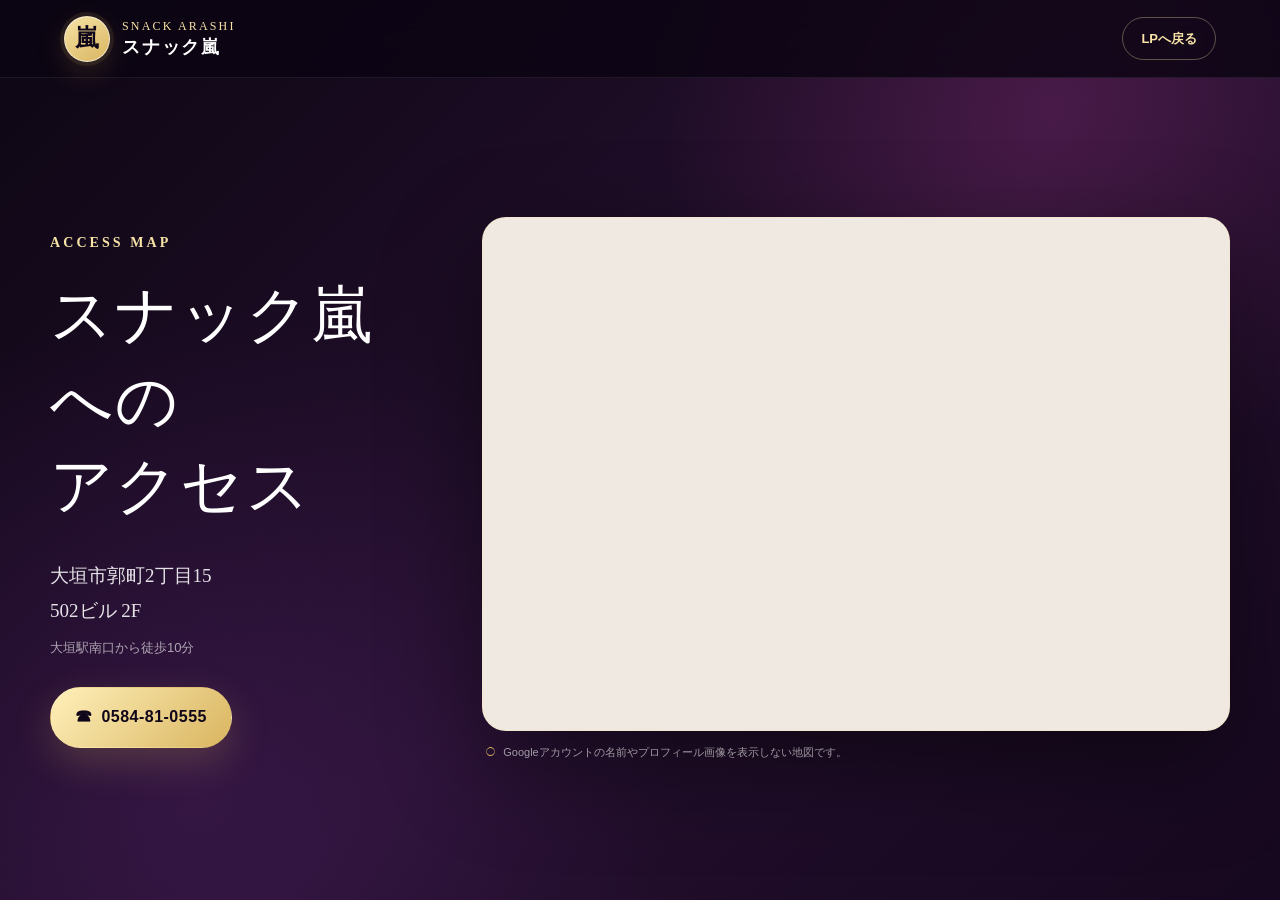
<file: map.html>
<!doctype html>
<html lang="ja">
  <head>
    <meta charset="UTF-8" />
    <meta name="viewport" content="width=device-width, initial-scale=1.0" />
    <meta name="theme-color" content="#170a24" />
    <meta name="description" content="スナック嵐へのアクセスマップ。Googleアカウント情報を表示しない埋め込み地図です。" />
    <title>アクセスマップ｜スナック嵐</title>
    <link rel="icon" href="data:image/svg+xml,%3Csvg xmlns='http://www.w3.org/2000/svg' viewBox='0 0 64 64'%3E%3Crect width='64' height='64' rx='32' fill='%23d9b560'/%3E%3Ctext x='32' y='44' text-anchor='middle' font-size='36' fill='%23100619'%3E%E5%B5%90%3C/text%3E%3C/svg%3E" />
    <link rel="stylesheet" href="styles.css" />
    <link rel="stylesheet" href="map.css" />
  </head>
  <body class="map-page">
    <header class="map-page-header">
      <a class="brand" href="index.html" aria-label="スナック嵐のLPへ戻る">
        <span class="brand-mark" aria-hidden="true">嵐</span>
        <span class="brand-copy">
          <small>SNACK ARASHI</small>
          <strong>スナック嵐</strong>
        </span>
      </a>
      <a class="map-back-link" href="index.html#access">LPへ戻る</a>
    </header>

    <main class="map-page-main">
      <section class="map-page-copy" aria-labelledby="map-page-title">
        <p class="eyebrow">ACCESS MAP</p>
        <h1 id="map-page-title">スナック嵐への<br />アクセス</h1>
        <address>
          大垣市郭町2丁目15<br />
          502ビル 2F
        </address>
        <p>大垣駅南口から徒歩10分</p>
        <a class="button button-primary" href="tel:0584810555">
          <span class="button-icon" aria-hidden="true">☎</span>
          0584-81-0555
        </a>
      </section>

      <section class="map-view" aria-label="スナック嵐の周辺地図">
        <div class="map-frame">
          <iframe
            src="https://www.google.com/maps?q=%E5%A4%A7%E5%9E%A3%E5%B8%82%E9%83%AD%E7%94%BA2%E4%B8%81%E7%9B%AE15-502%E3%83%93%E3%83%AB%20%E3%82%B9%E3%83%8A%E3%83%83%E3%82%AF%E5%B5%90&amp;output=embed&amp;hl=ja"
            title="大垣市郭町のスナック嵐 周辺地図"
            loading="eager"
            referrerpolicy="no-referrer-when-downgrade"
            allowfullscreen
          ></iframe>
        </div>
        <p class="map-privacy-note">
          <span aria-hidden="true">◯</span>
          Googleアカウントの名前やプロフィール画像を表示しない地図です。
        </p>
      </section>
    </main>
  </body>
</html>
</file>
<file: styles.css>
:root {
  --ink: #180d1f;
  --night: #100619;
  --night-soft: #24102f;
  --plum: #5a1d65;
  --wine: #7d174e;
  --pink: #e982bd;
  --rose: #f3b4d7;
  --gold: #d9b560;
  --gold-light: #f7e3a6;
  --paper: #fffaf6;
  --paper-pink: #fff4f8;
  --muted: #725f77;
  --line: rgba(123, 73, 117, 0.18);
  --shadow: 0 28px 80px rgba(35, 7, 43, 0.16);
  --serif: "Yu Mincho", "Hiragino Mincho ProN", "Noto Serif JP", serif;
  --sans: "Hiragino Sans", "Yu Gothic", "Noto Sans JP", sans-serif;
}

* {
  box-sizing: border-box;
}

html {
  scroll-behavior: smooth;
}

body {
  margin: 0;
  color: var(--ink);
  background: var(--paper);
  font-family: var(--sans);
  line-height: 1.8;
  -webkit-font-smoothing: antialiased;
}

body.nav-open,
body.dialog-open {
  overflow: hidden;
}

a {
  color: inherit;
}

img {
  display: block;
  max-width: 100%;
}

button,
a {
  -webkit-tap-highlight-color: transparent;
}

.sr-only {
  position: absolute;
  width: 1px;
  height: 1px;
  padding: 0;
  margin: -1px;
  overflow: hidden;
  clip: rect(0, 0, 0, 0);
  white-space: nowrap;
  border: 0;
}

.skip-link {
  position: fixed;
  top: 12px;
  left: 12px;
  z-index: 1000;
  padding: 10px 16px;
  color: white;
  background: var(--plum);
  border-radius: 8px;
  transform: translateY(-150%);
}

.skip-link:focus {
  transform: translateY(0);
}

.site-header {
  position: fixed;
  top: 0;
  left: 0;
  z-index: 100;
  display: flex;
  align-items: center;
  justify-content: space-between;
  width: 100%;
  min-height: 78px;
  padding: 12px clamp(20px, 5vw, 72px);
  color: white;
  background: linear-gradient(180deg, rgba(12, 4, 19, 0.92), rgba(12, 4, 19, 0.04));
  transition: background 0.3s ease, box-shadow 0.3s ease;
}

.site-header.scrolled {
  background: rgba(16, 6, 25, 0.94);
  box-shadow: 0 14px 42px rgba(0, 0, 0, 0.22);
  backdrop-filter: blur(16px);
}

.brand,
.footer-brand {
  display: inline-flex;
  align-items: center;
  gap: 12px;
  text-decoration: none;
}

.brand-mark {
  display: grid;
  width: 46px;
  height: 46px;
  place-items: center;
  color: var(--night);
  background: linear-gradient(145deg, var(--gold-light), var(--gold));
  border: 1px solid rgba(255, 255, 255, 0.6);
  border-radius: 50%;
  box-shadow: 0 0 0 4px rgba(217, 181, 96, 0.1), 0 10px 30px rgba(217, 181, 96, 0.18);
  font-family: var(--serif);
  font-size: 24px;
  font-weight: 700;
}

.brand-copy {
  display: flex;
  flex-direction: column;
  line-height: 1.15;
}

.brand-copy small,
.footer-brand small {
  color: var(--gold-light);
  font-family: Georgia, serif;
  font-size: 12px;
  letter-spacing: 0.18em;
}

.brand-copy strong,
.footer-brand strong {
  display: block;
  margin-top: 3px;
  font-family: var(--serif);
  font-size: 18px;
  letter-spacing: 0.1em;
}

.site-nav {
  display: flex;
  align-items: center;
  gap: clamp(18px, 2.5vw, 38px);
}

.site-nav a {
  position: relative;
  font-size: 15px;
  font-weight: 600;
  letter-spacing: 0.05em;
  text-decoration: none;
}

.site-nav a:not(.nav-call)::after {
  position: absolute;
  right: 0;
  bottom: -7px;
  left: 0;
  height: 1px;
  content: "";
  background: var(--gold);
  transform: scaleX(0);
  transition: transform 0.2s ease;
}

.site-nav a:hover::after,
.site-nav a:focus-visible::after {
  transform: scaleX(1);
}

.nav-call {
  padding: 10px 20px;
  color: var(--night);
  background: linear-gradient(135deg, var(--gold-light), var(--gold));
  border-radius: 999px;
}

.nav-toggle {
  display: none;
}

.hero {
  position: relative;
  min-height: 100svh;
  overflow: hidden;
  color: white;
  background:
    radial-gradient(circle at 72% 20%, rgba(197, 64, 160, 0.23), transparent 32%),
    radial-gradient(circle at 18% 80%, rgba(109, 43, 139, 0.28), transparent 38%),
    linear-gradient(135deg, #0d0613 0%, #25102f 50%, #16081f 100%);
}

.hero::before {
  position: absolute;
  inset: 0;
  content: "";
  pointer-events: none;
  background-image:
    linear-gradient(rgba(255, 255, 255, 0.02) 1px, transparent 1px),
    linear-gradient(90deg, rgba(255, 255, 255, 0.02) 1px, transparent 1px);
  background-size: 64px 64px;
  mask-image: linear-gradient(to bottom, black, transparent 85%);
}

.hero-orb {
  position: absolute;
  width: 520px;
  height: 520px;
  border: 1px solid rgba(231, 162, 209, 0.12);
  border-radius: 50%;
}

.hero-orb::before,
.hero-orb::after {
  position: absolute;
  inset: 10%;
  content: "";
  border: 1px solid rgba(217, 181, 96, 0.12);
  border-radius: inherit;
}

.hero-orb::after {
  inset: 22%;
}

.hero-orb-one {
  top: -210px;
  right: -90px;
}

.hero-orb-two {
  bottom: -310px;
  left: -200px;
}

.sparkles {
  position: absolute;
  inset: 0;
  pointer-events: none;
  background-image:
    radial-gradient(circle at 11% 22%, rgba(255, 233, 172, 0.75) 0 1px, transparent 2px),
    radial-gradient(circle at 27% 72%, rgba(255, 255, 255, 0.7) 0 1px, transparent 2px),
    radial-gradient(circle at 46% 16%, rgba(255, 215, 236, 0.7) 0 1px, transparent 2px),
    radial-gradient(circle at 84% 77%, rgba(255, 233, 172, 0.75) 0 1px, transparent 2px),
    radial-gradient(circle at 91% 29%, rgba(255, 255, 255, 0.65) 0 1px, transparent 2px);
}

.hero-inner {
  position: relative;
  z-index: 2;
  display: grid;
  grid-template-columns: minmax(0, 1.03fr) minmax(380px, 0.97fr);
  gap: clamp(30px, 5vw, 90px);
  align-items: center;
  width: min(1180px, calc(100% - 48px));
  min-height: 100svh;
  margin: 0 auto;
  padding: 116px 0 76px;
}

.eyebrow {
  margin: 0 0 18px;
  color: var(--gold-light);
  font-family: Georgia, serif;
  font-size: 14px;
  font-weight: 700;
  letter-spacing: 0.22em;
}

.hero-japanese {
  margin: 0 0 6px;
  color: var(--rose);
  font-family: var(--serif);
  font-size: clamp(18px, 2vw, 25px);
  letter-spacing: 0.18em;
}

.hero-japanese span {
  color: var(--gold-light);
  font-size: 1.45em;
}

.hero h1 {
  margin: 0;
  font-family: var(--serif);
  font-size: clamp(42px, 5.5vw, 76px);
  font-weight: 500;
  line-height: 1.28;
  letter-spacing: 0.025em;
  text-wrap: balance;
}

.hero h1::after {
  display: block;
  width: 84px;
  height: 1px;
  margin: 26px 0;
  content: "";
  background: linear-gradient(90deg, var(--gold), transparent);
}

.hero-lead {
  margin: 0;
  color: rgba(255, 255, 255, 0.78);
  font-family: var(--serif);
  font-size: clamp(16px, 1.5vw, 19px);
  line-height: 2;
  text-wrap: balance;
}

.hero-actions,
.contact-actions {
  display: flex;
  flex-wrap: wrap;
  gap: 12px;
  margin-top: 32px;
}

.button {
  display: inline-flex;
  min-height: 54px;
  align-items: center;
  justify-content: center;
  gap: 9px;
  padding: 14px 24px;
  border: 1px solid transparent;
  border-radius: 999px;
  font-size: 16px;
  font-weight: 700;
  letter-spacing: 0.03em;
  text-decoration: none;
  transition: transform 0.2s ease, box-shadow 0.2s ease, background 0.2s ease;
}

.button:hover,
.button:focus-visible {
  transform: translateY(-2px);
}

.button-primary {
  color: var(--night);
  background: linear-gradient(135deg, #fff0ba, var(--gold));
  box-shadow: 0 14px 38px rgba(217, 181, 96, 0.22);
}

.button-primary:hover,
.button-primary:focus-visible {
  box-shadow: 0 18px 48px rgba(217, 181, 96, 0.34);
}

.button-ghost {
  color: white;
  background: rgba(255, 255, 255, 0.04);
  border-color: rgba(255, 255, 255, 0.24);
}

.button-ghost:hover,
.button-ghost:focus-visible {
  background: rgba(255, 255, 255, 0.09);
}

.button-icon {
  font-size: 17px;
}

.lyrics-open-button {
  display: inline-flex;
  width: min(100%, 360px);
  min-height: 62px;
  align-items: center;
  justify-content: center;
  gap: 13px;
  margin-top: 22px;
  padding: 14px 24px;
  color: white;
  background: linear-gradient(135deg, rgba(247, 227, 166, 0.32), rgba(233, 130, 189, 0.2));
  border: 2px solid rgba(247, 227, 166, 0.7);
  border-radius: 999px;
  box-shadow: 0 14px 36px rgba(0, 0, 0, 0.22), inset 0 1px 0 rgba(255, 255, 255, 0.12);
  font-family: inherit;
  font-size: 17px;
  font-weight: 700;
  letter-spacing: 0.05em;
  cursor: pointer;
  transition: color 0.2s ease, background 0.2s ease, border-color 0.2s ease, box-shadow 0.2s ease, transform 0.2s ease;
}

.lyrics-open-button span {
  display: grid;
  width: 31px;
  height: 31px;
  flex: 0 0 31px;
  place-items: center;
  color: var(--night);
  background: linear-gradient(145deg, #fff4c8, var(--gold));
  border-radius: 50%;
  font-size: 15px;
}

.lyrics-open-button:hover,
.lyrics-open-button:focus-visible {
  color: white;
  background: linear-gradient(135deg, rgba(247, 227, 166, 0.26), rgba(233, 130, 189, 0.18));
  border-color: rgba(247, 227, 166, 0.72);
  box-shadow: 0 13px 32px rgba(0, 0, 0, 0.2), inset 0 1px 0 rgba(255, 255, 255, 0.12);
  transform: translateY(-1px);
}

.lyrics-open-button:focus-visible {
  outline: 2px solid var(--gold-light);
  outline-offset: 3px;
}

.lyrics-dialog {
  width: min(720px, calc(100% - 32px));
  max-width: none;
  max-height: calc(100dvh - 24px);
  overflow: hidden;
  padding: 0;
  color: white;
  background: #1c0b26;
  border: 1px solid rgba(247, 227, 166, 0.3);
  border-radius: 24px;
  box-shadow: 0 36px 120px rgba(0, 0, 0, 0.62);
}

.lyrics-dialog::backdrop {
  background: rgba(8, 2, 12, 0.78);
  backdrop-filter: blur(8px);
}

.lyrics-dialog-panel {
  display: flex;
  max-height: calc(100dvh - 24px);
  flex-direction: column;
  overflow: hidden;
}

.lyrics-dialog-header {
  position: relative;
  display: flex;
  flex: 0 0 auto;
  align-items: flex-start;
  justify-content: space-between;
  gap: 24px;
  padding: 26px 30px 22px;
  background:
    radial-gradient(circle at 80% 0%, rgba(222, 95, 179, 0.18), transparent 42%),
    linear-gradient(135deg, #281032, #17081f);
  border-bottom: 1px solid rgba(255, 255, 255, 0.1);
}

.lyrics-dialog-heading {
  min-width: 0;
}

.lyrics-dialog-header p {
  margin: 0 0 10px;
  color: var(--gold-light);
  font-family: Georgia, serif;
  font-size: 12px;
  font-weight: 700;
  letter-spacing: 0.22em;
}

.lyrics-title-label {
  color: rgba(255, 255, 255, 0.55);
  font-size: 12px;
}

.lyrics-dialog-header h2 {
  margin: 2px 0 0;
  font-family: var(--serif);
  font-size: clamp(27px, 4vw, 38px);
  font-weight: 500;
  line-height: 1.35;
  letter-spacing: 0.04em;
}

[data-song-heading][hidden] {
  display: none;
}

.song-title-nowrap {
  white-space: nowrap;
}

.song-title-long {
  display: block;
  font-size: clamp(20px, 3vw, 29px);
  letter-spacing: 0;
}

.song-title-fukurou,
.song-title-anniversary {
  font-size: clamp(24px, 3.2vw, 30px);
  letter-spacing: 0.01em;
  white-space: nowrap;
}

.lyrics-header-toggle {
  position: absolute;
  top: 26px;
  right: 84px;
  display: inline-flex;
  min-height: 44px;
  align-items: center;
  justify-content: center;
  gap: 5px;
  padding: 6px 10px;
  color: var(--gold-light);
  background: rgba(255, 255, 255, 0.07);
  border: 1px solid rgba(247, 227, 166, 0.32);
  border-radius: 999px;
  font-family: inherit;
  font-size: 13px;
  font-weight: 700;
  line-height: 1;
  cursor: pointer;
}

.lyrics-header-toggle:hover,
.lyrics-header-toggle:focus-visible {
  color: var(--night);
  background: linear-gradient(135deg, var(--gold-light), var(--gold));
  border-color: var(--gold-light);
}

.lyrics-header-toggle-icon {
  font-family: Arial, sans-serif;
  font-size: 10px;
}

.lyrics-dialog-panel.is-header-collapsed .lyrics-dialog-header {
  min-height: 56px;
  align-items: center;
  justify-content: flex-end;
  padding: 7px 12px;
}

.lyrics-dialog-panel.is-header-collapsed .lyrics-dialog-heading {
  display: none;
}

.lyrics-dialog-panel.is-header-collapsed .lyrics-song-switcher,
.lyrics-dialog-panel.is-header-collapsed .lyrics-player {
  display: none;
}

.lyrics-dialog-panel.is-header-collapsed .lyrics-header-toggle {
  top: 50%;
  right: 84px;
  left: auto;
  transform: translateY(-50%);
}

.lyrics-close-button {
  display: grid;
  width: 42px;
  height: 42px;
  flex: 0 0 42px;
  place-items: center;
  padding: 0;
  color: white;
  background: rgba(255, 255, 255, 0.07);
  border: 1px solid rgba(255, 255, 255, 0.16);
  border-radius: 50%;
  cursor: pointer;
}

.lyrics-close-button span {
  font-family: Arial, sans-serif;
  font-size: 25px;
  font-weight: 300;
  line-height: 1;
}

.lyrics-close-button:hover,
.lyrics-close-button:focus-visible {
  color: var(--gold-light);
  background: rgba(255, 255, 255, 0.12);
}

.lyrics-close-button:focus-visible,
.lyrics-header-toggle:focus-visible,
.lyrics-footer-close:focus-visible,
.lyrics-play-button:focus-visible,
.lyrics-playlist-button:focus-visible,
.lyrics-song-switcher button:focus-visible {
  outline: 2px solid var(--gold-light);
  outline-offset: 3px;
}

.lyrics-song-switcher {
  display: grid;
  flex: 0 0 auto;
  grid-template-columns: repeat(8, minmax(0, 1fr));
  gap: 8px;
  padding: 12px 24px;
  background: #1e0d27;
  border-bottom: 1px solid rgba(255, 255, 255, 0.09);
}

.lyrics-song-switcher button {
  min-width: 0;
  min-height: 56px;
  padding: 7px 8px;
  color: rgba(255, 255, 255, 0.78);
  background: rgba(255, 255, 255, 0.04);
  border: 1px solid rgba(255, 255, 255, 0.14);
  border-radius: 12px;
  font-family: inherit;
  cursor: pointer;
}

.lyrics-song-switcher button[aria-pressed="true"] {
  color: var(--night);
  background: linear-gradient(135deg, var(--gold-light), var(--gold));
  border-color: var(--gold-light);
}

.lyrics-song-switcher small,
.lyrics-song-switcher strong {
  display: block;
  line-height: 1.35;
}

.lyrics-song-switcher small {
  font-size: 12px;
}

.lyrics-song-switcher strong {
  margin-top: 2px;
  font-size: 13px;
  overflow-wrap: anywhere;
}

.lyrics-player {
  position: relative;
  flex: 0 0 auto;
  display: flex;
  justify-content: center;
  padding: 12px 24px 15px;
  overflow: hidden;
  background: #21102a;
  border-bottom: 1px solid rgba(217, 181, 96, 0.24);
}

.lyrics-player-controls {
  display: grid;
  width: min(100%, 620px);
  grid-template-columns: minmax(0, 1fr) minmax(140px, 170px);
  gap: 10px;
}

.lyrics-play-button {
  display: flex;
  align-items: center;
  justify-content: center;
  gap: 12px;
  width: 100%;
  min-height: 50px;
  padding: 9px 16px;
  color: var(--night);
  background: linear-gradient(135deg, var(--gold-light), var(--gold));
  border: 0;
  border-radius: 999px;
  font-family: inherit;
  font-size: 16px;
  font-weight: 700;
  cursor: pointer;
}

.lyrics-playlist-button {
  display: flex;
  min-width: 0;
  min-height: 50px;
  align-items: center;
  justify-content: center;
  gap: 7px;
  padding: 9px 12px;
  color: var(--gold-light);
  background: rgba(217, 181, 96, 0.08);
  border: 1px solid rgba(247, 227, 166, 0.55);
  border-radius: 999px;
  font-family: inherit;
  font-size: 14px;
  font-weight: 700;
  white-space: nowrap;
  cursor: pointer;
}

.lyrics-playlist-button:hover,
.lyrics-playlist-button:focus-visible,
.lyrics-playlist-button[aria-pressed="true"] {
  color: var(--night);
  background: linear-gradient(135deg, var(--gold-light), var(--gold));
  border-color: var(--gold-light);
}

.lyrics-playlist-icon {
  font-family: Arial, sans-serif;
  font-size: 20px;
  line-height: 1;
}

.lyrics-playlist-button[aria-pressed="true"] .lyrics-playlist-icon {
  font-size: 0;
}

.lyrics-playlist-button[aria-pressed="true"] .lyrics-playlist-icon::after {
  content: "■";
  font-size: 13px;
}

.lyrics-play-icon {
  font-family: Arial, sans-serif;
  font-size: 16px;
}

.lyrics-play-button[aria-pressed="true"] .lyrics-play-icon {
  font-size: 0;
}

.lyrics-play-button[aria-pressed="true"] .lyrics-play-icon::after {
  content: "Ⅱ";
  font-size: 18px;
}

.lyrics-play-progress {
  position: absolute;
  bottom: 0;
  left: 0;
  width: 0;
  height: 3px;
  background: var(--gold-light);
  pointer-events: none;
}

.lyrics-dialog-body {
  flex: 1 1 auto;
  min-height: 0;
  overflow-y: auto;
  padding: 34px 38px 42px;
  background:
    linear-gradient(90deg, transparent, rgba(255, 255, 255, 0.025), transparent),
    #1c0b26;
  overscroll-behavior: contain;
  scrollbar-color: rgba(247, 227, 166, 0.35) transparent;
  scrollbar-width: thin;
}

.lyrics-dialog-body::-webkit-scrollbar {
  width: 6px;
}

.lyrics-dialog-body::-webkit-scrollbar-thumb {
  background: rgba(247, 227, 166, 0.35);
  border-radius: 999px;
}

[data-lyrics-song][hidden] {
  display: none;
}

.lyrics-block {
  width: min(100%, 500px);
  margin: 0 auto 38px;
}

.lyrics-block:last-child {
  margin-bottom: 0;
}

.lyrics-block h3 {
  display: flex;
  align-items: center;
  gap: 10px;
  margin: 0 0 9px;
  color: var(--gold);
  font-family: Georgia, var(--serif);
  font-size: 13px;
  letter-spacing: 0.13em;
}

.lyrics-block h3::after {
  width: 42px;
  height: 1px;
  content: "";
  background: linear-gradient(90deg, rgba(217, 181, 96, 0.56), transparent);
}

.lyrics-block p {
  margin: 0;
  color: rgba(255, 255, 255, 0.84);
  font-family: var(--serif);
  font-size: clamp(24px, 3vw, 34px);
  line-height: 1.8;
  letter-spacing: 0.02em;
  overflow-wrap: anywhere;
  word-break: keep-all;
}

.lyrics-block p + p {
  margin-top: 20px;
}

.lyrics-chorus {
  padding: 20px 22px;
  background: linear-gradient(135deg, rgba(233, 130, 189, 0.1), rgba(217, 181, 96, 0.045));
  border-left: 2px solid var(--pink);
  border-radius: 0 14px 14px 0;
}

.lyrics-chorus p {
  color: rgba(255, 255, 255, 0.94);
}

.lyrics-instrumental p {
  color: var(--rose);
  font-size: 24px;
}

.lyrics-dialog-footer {
  flex: 0 0 auto;
  padding: 14px 24px;
  text-align: center;
  background: #16081e;
  border-top: 1px solid rgba(255, 255, 255, 0.09);
}

.lyrics-footer-close {
  min-width: 180px;
  padding: 10px 22px;
  color: var(--night);
  background: linear-gradient(135deg, var(--gold-light), var(--gold));
  border: 0;
  border-radius: 999px;
  font-family: inherit;
  font-size: 15px;
  font-weight: 700;
  cursor: pointer;
}

.hero-facts {
  display: flex;
  gap: 42px;
  margin: 36px 0 0;
}

.hero-facts div {
  display: grid;
  gap: 3px;
}

.hero-facts dt {
  color: var(--gold);
  font-family: Georgia, serif;
  font-size: 12px;
  letter-spacing: 0.18em;
}

.hero-facts dd {
  margin: 0;
  color: rgba(255, 255, 255, 0.82);
  font-size: 15px;
}

.hero-visual {
  position: relative;
  justify-self: end;
  width: min(100%, 620px);
}

.hero-art-frame {
  position: relative;
  overflow: hidden;
  aspect-ratio: 1232 / 864;
  background: #26102f;
  border: 1px solid rgba(255, 229, 170, 0.34);
  border-radius: 24px;
  box-shadow: 0 40px 110px rgba(0, 0, 0, 0.45), 0 0 80px rgba(195, 72, 156, 0.16);
}

.hero-art-frame::after {
  position: absolute;
  inset: 0;
  content: "";
  box-shadow: inset 0 0 0 8px rgba(255, 255, 255, 0.025);
  border-radius: inherit;
}

.hero-art-frame img {
  width: 100%;
  height: 100%;
  object-fit: cover;
  object-position: center;
}

.mama-badge {
  position: absolute;
  right: -20px;
  bottom: 28px;
  display: grid;
  width: 118px;
  height: 118px;
  place-content: center;
  color: var(--night);
  text-align: center;
  background: linear-gradient(145deg, #fff7d4, var(--gold));
  border: 7px solid rgba(30, 12, 39, 0.85);
  border-radius: 50%;
  box-shadow: 0 18px 50px rgba(0, 0, 0, 0.34);
}

.mama-badge small {
  font-family: Georgia, serif;
  font-size: 12px;
  letter-spacing: 0.17em;
}

.mama-badge strong {
  font-family: var(--serif);
  font-size: 25px;
}

.scroll-cue {
  position: absolute;
  bottom: 20px;
  left: 50%;
  z-index: 3;
  display: flex;
  align-items: center;
  gap: 12px;
  color: rgba(255, 255, 255, 0.52);
  font-size: 12px;
  letter-spacing: 0.22em;
  text-decoration: none;
  transform: translateX(-50%) rotate(90deg);
  transform-origin: center;
}

.scroll-cue i {
  display: block;
  width: 42px;
  height: 1px;
  background: currentColor;
}

.section {
  position: relative;
  padding: clamp(86px, 11vw, 150px) 0;
}

.section-inner {
  width: min(1140px, calc(100% - 48px));
  margin: 0 auto;
}

.section-heading h2,
.access-copy h2 {
  margin: 0;
  font-family: var(--serif);
  font-size: clamp(34px, 4.2vw, 56px);
  font-weight: 500;
  line-height: 1.42;
  letter-spacing: 0.025em;
}

.section-heading > p:last-child {
  margin: 24px 0 0;
  color: var(--muted);
  text-wrap: balance;
}

.centered {
  max-width: 800px;
  margin: 0 auto;
  text-align: center;
}

.welcome-section {
  overflow: hidden;
  background:
    radial-gradient(circle at 0 0, rgba(241, 189, 218, 0.34), transparent 30%),
    linear-gradient(180deg, var(--paper), #fff);
}

.welcome-section .eyebrow,
.menu-section .eyebrow,
.access-section .eyebrow {
  color: var(--wine);
}

.promise-grid {
  display: grid;
  grid-template-columns: repeat(3, 1fr);
  gap: 18px;
  margin-top: clamp(48px, 7vw, 76px);
}

.promise-card {
  position: relative;
  min-height: 312px;
  overflow: hidden;
  padding: 42px 34px 34px;
  background: rgba(255, 255, 255, 0.72);
  border: 1px solid var(--line);
  border-radius: 24px;
  box-shadow: 0 18px 60px rgba(70, 30, 72, 0.07);
}

.promise-number {
  position: absolute;
  top: 18px;
  right: 24px;
  color: rgba(83, 29, 93, 0.1);
  font-family: Georgia, serif;
  font-size: 58px;
  line-height: 1;
}

.promise-icon {
  display: grid;
  width: 58px;
  height: 58px;
  place-items: center;
  color: white;
  background: linear-gradient(145deg, var(--wine), var(--plum));
  border-radius: 50%;
  box-shadow: 0 14px 36px rgba(92, 24, 88, 0.2);
  font-family: Georgia, serif;
  font-size: 24px;
}

.promise-card h3 {
  margin: 28px 0 12px;
  font-family: var(--serif);
  font-size: 23px;
  font-weight: 600;
}

.promise-card p {
  margin: 0;
  color: var(--muted);
  font-size: 16px;
  text-wrap: balance;
}

.interior-section {
  overflow: hidden;
  color: white;
  background:
    radial-gradient(circle at 12% 12%, rgba(125, 23, 78, 0.42), transparent 32%),
    radial-gradient(circle at 88% 82%, rgba(90, 29, 101, 0.4), transparent 34%),
    linear-gradient(145deg, #100619, #24102f 54%, #16091f);
}

.interior-section::before,
.interior-section::after {
  position: absolute;
  width: 220px;
  height: 220px;
  pointer-events: none;
  content: "";
  border: 1px solid rgba(217, 181, 96, 0.14);
  border-radius: 50%;
}

.interior-section::before {
  top: -150px;
  left: -95px;
}

.interior-section::after {
  right: -110px;
  bottom: -150px;
}

.interior-section .section-inner {
  position: relative;
  z-index: 1;
}

.interior-section .eyebrow {
  color: var(--gold-light);
}

.interior-section .section-heading > p:last-child {
  color: rgba(255, 255, 255, 0.8);
}

.interior-capacity {
  display: grid;
  grid-template-columns: minmax(180px, 0.7fr) minmax(0, 2.3fr);
  gap: clamp(24px, 4vw, 48px);
  align-items: center;
  margin-top: clamp(38px, 5vw, 56px);
  padding: clamp(24px, 4vw, 38px);
  overflow: hidden;
  background:
    radial-gradient(circle at 0 0, rgba(217, 181, 96, 0.15), transparent 42%),
    rgba(255, 255, 255, 0.055);
  border: 1px solid rgba(217, 181, 96, 0.34);
  border-radius: 24px;
  box-shadow: 0 22px 50px rgba(0, 0, 0, 0.22);
}

.interior-capacity-heading p {
  margin: 0 0 5px;
  color: var(--gold-light);
  font-size: 12px;
  font-weight: 700;
  letter-spacing: 0.16em;
}

.interior-capacity-heading h3 {
  margin: 0;
  color: white;
  font-family: var(--serif);
  font-size: clamp(25px, 3vw, 34px);
  font-weight: 600;
  line-height: 1.4;
  letter-spacing: 0.05em;
}

.interior-capacity-content {
  min-width: 0;
}

.interior-capacity-list {
  display: grid;
  grid-template-columns: repeat(3, minmax(0, 1fr));
  gap: 12px;
  margin: 0;
}

.interior-capacity-list > div {
  min-width: 0;
  padding: 16px 14px 14px;
  text-align: center;
  background: rgba(9, 3, 14, 0.32);
  border: 1px solid rgba(255, 255, 255, 0.1);
  border-radius: 15px;
}

.interior-capacity-list dt {
  margin-bottom: 5px;
  color: rgba(255, 255, 255, 0.76);
  font-size: clamp(14px, 1.5vw, 17px);
  font-weight: 600;
  line-height: 1.5;
  white-space: nowrap;
}

.interior-capacity-list dd {
  display: flex;
  align-items: baseline;
  justify-content: center;
  gap: 3px;
  margin: 0;
  color: white;
  font-family: var(--serif);
}

.interior-capacity-list dd strong {
  color: var(--gold-light);
  font-family: Georgia, serif;
  font-size: clamp(32px, 4vw, 44px);
  font-weight: 500;
  font-variant-numeric: tabular-nums;
  line-height: 1;
}

.interior-capacity-list dd span {
  font-size: 16px;
}

.interior-capacity-total {
  display: flex;
  align-items: baseline;
  justify-content: center;
  gap: 5px;
  margin: 14px 0 0;
  padding: 12px 16px;
  color: white;
  background: rgba(217, 181, 96, 0.11);
  border-radius: 12px;
  font-family: var(--serif);
  font-size: 18px;
  line-height: 1.6;
}

.interior-capacity-total strong {
  color: var(--gold-light);
  font-family: Georgia, serif;
  font-size: 34px;
  font-weight: 500;
  font-variant-numeric: tabular-nums;
  line-height: 1;
}

.interior-area-groups {
  margin-top: clamp(44px, 6vw, 70px);
}

.interior-area + .interior-area {
  margin-top: clamp(48px, 7vw, 82px);
}

.interior-area-heading {
  display: flex;
  align-items: center;
  gap: 16px;
  padding-bottom: 16px;
  border-bottom: 1px solid rgba(217, 181, 96, 0.24);
}

.interior-area-number {
  display: grid;
  width: 48px;
  height: 48px;
  flex: 0 0 48px;
  place-items: center;
  color: var(--gold-light);
  border: 1px solid rgba(217, 181, 96, 0.58);
  border-radius: 50%;
  font-family: Georgia, serif;
  font-size: 15px;
  letter-spacing: 0.06em;
}

.interior-area-heading p {
  margin: 0 0 2px;
  color: var(--gold-light);
  font-size: 12px;
  font-weight: 700;
  letter-spacing: 0.16em;
}

.interior-area-heading h3 {
  margin: 0;
  color: white;
  font-family: var(--serif);
  font-size: clamp(25px, 3vw, 34px);
  font-weight: 600;
  line-height: 1.3;
  letter-spacing: 0.05em;
}

.interior-gallery {
  display: grid;
  grid-template-columns: repeat(4, minmax(0, 1fr));
  gap: 18px;
}

.interior-area .interior-gallery {
  margin-top: 22px;
}

.interior-gallery--entrance {
  grid-template-columns: repeat(2, minmax(0, 1fr));
  width: min(760px, 100%);
  margin-right: auto;
  margin-left: auto;
}

.interior-gallery--tables {
  grid-template-columns: repeat(2, minmax(0, 1fr));
  width: min(760px, 100%);
  margin-right: auto;
  margin-left: auto;
}

.interior-gallery--tables .interior-card:first-child {
  grid-column: 1 / -1;
  width: calc((100% - 18px) / 2);
  justify-self: center;
}

.interior-card {
  position: relative;
  min-width: 0;
  aspect-ratio: 3 / 4;
  margin: 0;
  overflow: hidden;
  background: #1b0b25;
  border: 1px solid rgba(217, 181, 96, 0.42);
  border-radius: 22px;
  box-shadow: 0 24px 60px rgba(0, 0, 0, 0.34);
}

.interior-card::after {
  position: absolute;
  right: 0;
  bottom: 0;
  left: 0;
  height: 42%;
  pointer-events: none;
  content: "";
  background: linear-gradient(180deg, transparent, rgba(10, 3, 15, 0.9));
}

.interior-card img {
  width: 100%;
  height: 100%;
  object-fit: cover;
  object-position: center;
  transition: transform 0.45s ease;
}

.interior-card--entrance-door img {
  object-position: 50% 45%;
}

.interior-card--counter-front img {
  object-position: 50% 48%;
}

.interior-card--back-tables img {
  object-position: 50% 58%;
}

.interior-card--back-corner img {
  object-position: 50% 60%;
}

.interior-card:hover img {
  transform: scale(1.025);
}

.interior-card figcaption {
  position: absolute;
  right: 18px;
  bottom: 18px;
  left: 18px;
  z-index: 1;
  display: flex;
  align-items: center;
  gap: 8px;
  color: white;
  font-family: var(--serif);
  font-size: clamp(15px, 1.5vw, 18px);
  font-weight: 600;
  line-height: 1.5;
  letter-spacing: 0.04em;
}

.interior-card figcaption::before {
  width: 7px;
  height: 7px;
  flex: 0 0 7px;
  content: "";
  background: var(--gold);
  border-radius: 50%;
  box-shadow: 0 0 14px rgba(217, 181, 96, 0.7);
}

.menu-section {
  overflow: hidden;
  background:
    radial-gradient(circle at 100% 10%, rgba(120, 38, 124, 0.08), transparent 28%),
    var(--paper-pink);
}

.menu-heading {
  max-width: 700px;
}

.menu-heading-phrase {
  display: inline-block;
  white-space: nowrap;
}

.menu-intro-phrase {
  white-space: nowrap;
}

.menu-layout {
  display: grid;
  grid-template-columns: minmax(560px, 1fr) minmax(0, 540px);
  gap: 34px;
  align-items: start;
  margin-top: 54px;
}

.menu-columns {
  display: grid;
  grid-template-columns: repeat(2, minmax(0, 1fr));
  align-items: start;
  gap: 18px;
}

.menu-card {
  padding: 28px;
  background: rgba(255, 255, 255, 0.78);
  border: 1px solid var(--line);
  border-radius: 20px;
  box-shadow: 0 16px 50px rgba(70, 26, 72, 0.06);
}

.menu-card-wide {
  grid-column: 1 / -1;
}

.menu-card-wide .menu-list {
  display: grid;
  grid-template-columns: repeat(2, minmax(0, 1fr));
  column-gap: 24px;
}

.menu-card-title {
  display: flex;
  align-items: center;
  gap: 11px;
  padding-bottom: 14px;
  color: var(--plum);
  border-bottom: 1px solid rgba(90, 29, 101, 0.17);
}

.menu-card-title span {
  color: var(--gold);
}

.menu-card-title h3 {
  margin: 0;
  font-family: var(--serif);
  font-size: 20px;
  font-weight: 600;
}

.sub-title {
  margin-top: 24px;
}

.menu-list {
  margin: 13px 0 0;
}

.menu-list div {
  display: flex;
  gap: 12px;
  align-items: baseline;
  justify-content: space-between;
  padding: 7px 0;
  border-bottom: 1px dotted rgba(57, 25, 61, 0.17);
}

.menu-list div:last-child {
  border-bottom: 0;
}

.menu-list dt,
.menu-list dd {
  margin: 0;
  font-size: 16px;
}

.menu-list dd {
  flex: none;
  color: var(--wine);
  font-family: var(--serif);
  font-size: 17px;
  font-weight: 700;
}

.menu-poster {
  position: sticky;
  top: 100px;
  margin: 0;
}

.menu-poster-frame {
  position: relative;
  overflow: hidden;
  background: #160926;
  border: 1px solid rgba(217, 181, 96, 0.5);
  border-radius: 22px;
  box-shadow: 0 24px 70px rgba(48, 14, 58, 0.2);
}

.menu-poster img {
  display: block;
  width: 100%;
  height: auto;
}

.menu-poster figcaption {
  margin-top: 12px;
  color: var(--muted);
  font-size: 14px;
  text-align: center;
}

.mood-section {
  display: grid;
  min-height: 680px;
  place-items: center;
  overflow: hidden;
  color: white;
  text-align: center;
  background: #040305;
}

.mood-art,
.mood-overlay {
  position: absolute;
  inset: 0;
}

.mood-art img {
  display: block;
  width: 100%;
  height: 100%;
  object-fit: contain;
  object-position: center;
  filter: saturate(0.88) brightness(0.72);
}

.mood-overlay {
  background:
    radial-gradient(circle at center, rgba(5, 2, 8, 0.38), rgba(5, 2, 8, 0.68) 100%),
    linear-gradient(180deg, rgba(5, 2, 8, 0.08), rgba(5, 2, 8, 0.46));
}

.mood-copy {
  position: relative;
  z-index: 2;
  width: min(820px, calc(100% - 40px));
}

.mood-copy blockquote {
  margin: 0;
  font-family: var(--serif);
  font-size: clamp(34px, 5.2vw, 66px);
  font-weight: 500;
  line-height: 1.55;
  text-shadow: 0 8px 30px rgba(0, 0, 0, 0.38);
}

.mood-copy > p:last-child {
  margin: 28px 0 0;
  color: var(--gold-light);
  font-family: var(--serif);
  font-size: 17px;
  letter-spacing: 0.18em;
}

.access-section {
  background:
    radial-gradient(circle at 88% 15%, rgba(245, 189, 217, 0.45), transparent 26%),
    var(--paper);
}

.access-layout {
  display: grid;
  grid-template-columns: minmax(0, 1fr) minmax(360px, 0.85fr);
  gap: clamp(50px, 8vw, 116px);
  align-items: center;
}

.shop-details {
  margin: 48px 0 0;
  border-top: 1px solid var(--line);
}

.access-intro {
  margin: 22px 0 0;
  color: var(--muted);
  text-wrap: balance;
}

.shop-details div {
  display: grid;
  grid-template-columns: 112px 1fr;
  gap: 20px;
  padding: 17px 0;
  border-bottom: 1px solid var(--line);
}

.shop-details dt {
  color: var(--muted);
  font-size: 14px;
}

.shop-details dd {
  margin: 0;
  font-size: 16px;
}

.shop-details a {
  color: var(--wine);
  text-underline-offset: 4px;
}

.contact-card {
  padding: clamp(36px, 5vw, 60px);
  color: white;
  text-align: center;
  background:
    radial-gradient(circle at 50% 0, rgba(215, 110, 176, 0.32), transparent 35%),
    linear-gradient(145deg, #281031, #13071c);
  border: 1px solid rgba(217, 181, 96, 0.34);
  border-radius: 30px;
  box-shadow: 0 30px 90px rgba(49, 15, 53, 0.25);
}

.contact-card-mark {
  display: grid;
  width: 76px;
  height: 76px;
  place-items: center;
  margin: 0 auto 24px;
  color: var(--night);
  background: linear-gradient(145deg, var(--gold-light), var(--gold));
  border-radius: 50%;
  font-family: var(--serif);
  font-size: 38px;
  box-shadow: 0 0 0 8px rgba(217, 181, 96, 0.08);
}

.contact-card p {
  margin: 0 0 10px;
  color: rgba(255, 255, 255, 0.68);
  font-size: 16px;
}

.phone-number {
  display: block;
  color: var(--gold-light);
  font-family: Georgia, serif;
  font-size: clamp(31px, 4vw, 48px);
  line-height: 1.3;
  text-decoration: none;
}

.hours {
  display: block;
  margin-top: 8px;
  color: rgba(255, 255, 255, 0.6);
  font-size: 14px;
}

.contact-actions {
  justify-content: center;
}

.site-footer {
  padding: 56px 24px 92px;
  color: rgba(255, 255, 255, 0.62);
  text-align: center;
  background: #0d0512;
}

.footer-brand {
  color: white;
}

.footer-brand > div {
  text-align: left;
}

.site-footer > p {
  margin: 28px auto 0;
  font-size: 14px;
  text-wrap: balance;
}

.copyright {
  letter-spacing: 0.08em;
}

.mobile-cta {
  display: none;
}

.mobile-only {
  display: none;
}

.reveal {
  opacity: 0;
  transform: translateY(22px);
  transition: opacity 0.75s ease, transform 0.75s ease;
}

.reveal.is-visible {
  opacity: 1;
  transform: translateY(0);
}

.reveal-delay-short {
  transition-delay: 0.08s;
}

.reveal-delay {
  transition-delay: 0.16s;
}

@media (max-width: 980px) {
  .site-nav {
    position: fixed;
    top: 0;
    right: 0;
    display: flex;
    width: min(360px, 88vw);
    height: 100svh;
    flex-direction: column;
    align-items: stretch;
    justify-content: center;
    padding: 84px 38px;
    background: rgba(20, 7, 29, 0.98);
    box-shadow: -20px 0 70px rgba(0, 0, 0, 0.34);
    transform: translateX(110%);
    transition: transform 0.3s ease;
  }

  .site-nav.is-open {
    transform: translateX(0);
  }

  .site-nav a {
    padding: 12px 0;
    font-size: 16px;
  }

  .site-nav .nav-call {
    margin-top: 12px;
    padding: 13px 18px;
    text-align: center;
  }

  .nav-toggle {
    position: relative;
    z-index: 2;
    display: grid;
    width: 44px;
    height: 44px;
    place-content: center;
    gap: 5px;
    padding: 0;
    color: white;
    background: rgba(255, 255, 255, 0.08);
    border: 1px solid rgba(255, 255, 255, 0.16);
    border-radius: 50%;
  }

  .nav-toggle span:not(.sr-only) {
    display: block;
    width: 18px;
    height: 1px;
    background: currentColor;
    transition: transform 0.2s ease, opacity 0.2s ease;
  }

  .nav-toggle[aria-expanded="true"] span:nth-child(1) {
    transform: translateY(6px) rotate(45deg);
  }

  .nav-toggle[aria-expanded="true"] span:nth-child(2) {
    opacity: 0;
  }

  .nav-toggle[aria-expanded="true"] span:nth-child(3) {
    transform: translateY(-6px) rotate(-45deg);
  }

  .hero-inner {
    grid-template-columns: 1fr 0.82fr;
    width: min(920px, calc(100% - 40px));
  }

  .hero-art-frame {
    aspect-ratio: 1232 / 864;
  }

  .hero-art-frame img {
    object-position: center;
  }

  .mama-badge {
    right: -8px;
    width: 100px;
    height: 100px;
  }

  .promise-grid {
    grid-template-columns: 1fr;
  }

  .promise-card {
    min-height: auto;
  }

  .interior-capacity {
    grid-template-columns: 1fr;
    gap: 20px;
  }

  .interior-capacity-heading {
    text-align: center;
  }

  .interior-gallery {
    grid-template-columns: repeat(2, minmax(0, 1fr));
  }

  .menu-layout {
    grid-template-columns: 1fr;
  }

  .menu-poster {
    position: static;
    width: min(680px, 100%);
    margin: 0 auto;
  }

  .access-layout {
    grid-template-columns: 1fr;
  }
}

@media (max-width: 720px) {
  body {
    padding-bottom: 68px;
  }

  .site-header {
    min-height: 68px;
    padding: 10px 16px;
  }

  .brand-mark {
    width: 40px;
    height: 40px;
    font-size: 21px;
  }

  .brand-copy strong {
    font-size: 16px;
  }

  .hero {
    min-height: auto;
  }

  .hero-inner {
    grid-template-columns: 1fr;
    gap: 52px;
    width: min(100% - 32px, 580px);
    min-height: auto;
    padding: 110px 0 90px;
  }

  .hero-copy {
    text-align: center;
  }

  .hero h1 {
    font-size: clamp(37px, 11vw, 52px);
    line-height: 1.32;
  }

  .hero h1::after {
    margin-right: auto;
    margin-left: auto;
  }

  .hero-actions {
    justify-content: center;
  }

  .hero-actions .button {
    width: 100%;
  }

  .lyrics-open-button {
    width: 100%;
    min-height: 60px;
    justify-content: center;
    margin-right: auto;
    margin-left: auto;
    padding: 12px 18px;
  }

  .lyrics-dialog {
    width: calc(100% - 20px);
    max-height: calc(100dvh - 12px);
    border-radius: 18px;
  }

  .lyrics-dialog-panel {
    max-height: calc(100dvh - 12px);
  }

  .lyrics-dialog-header {
    gap: 14px;
    padding: 14px 18px 12px;
  }

  .lyrics-header-toggle {
    top: 14px;
    right: 72px;
    min-height: 44px;
    padding: 7px 10px;
    font-size: 12px;
  }

  .lyrics-dialog-panel.is-header-collapsed .lyrics-dialog-header {
    min-height: 54px;
    padding: 5px 10px;
  }

  .lyrics-dialog-panel.is-header-collapsed .lyrics-header-toggle {
    top: 50%;
    right: 72px;
    left: auto;
  }

  .lyrics-dialog-header p {
    margin-bottom: 6px;
  }

  .lyrics-dialog-header h2 {
    font-size: 25px;
  }

  #lyrics-title [data-song-heading="original"] {
    font-size: clamp(22px, 5.9vw, 25px);
    letter-spacing: 0.01em;
    white-space: nowrap;
  }

  .song-title-long {
    font-size: clamp(17px, 5.3vw, 22px);
  }

  .song-title-fukurou,
  .song-title-anniversary {
    font-size: clamp(18px, 5vw, 20px);
  }

  .lyrics-player {
    padding: 8px 16px 10px;
  }

  .lyrics-player-controls {
    grid-template-columns: minmax(0, 1fr) 116px;
    gap: 8px;
  }

  .lyrics-play-button {
    gap: 7px;
    padding-right: 9px;
    padding-left: 9px;
    font-size: 14px;
  }

  .lyrics-playlist-button {
    gap: 5px;
    padding-right: 8px;
    padding-left: 8px;
    font-size: 12px;
  }

  .lyrics-song-switcher {
    grid-template-columns: repeat(6, minmax(0, 1fr));
    padding: 8px 16px;
  }

  .lyrics-song-switcher button {
    min-height: 58px;
    grid-column: span 2;
    padding: 6px 4px;
  }

  .lyrics-song-switcher > button:nth-last-child(-n + 2) {
    grid-column: span 3;
  }

  .lyrics-song-switcher strong {
    font-size: clamp(12px, 3.2vw, 14px);
    line-height: 1.25;
  }

  .lyrics-close-button {
    width: 44px;
    height: 44px;
    flex-basis: 44px;
  }

  .lyrics-dialog-body {
    padding: 16px 20px 24px;
  }

  .lyrics-dialog-footer {
    display: none;
  }

  .lyrics-block {
    margin-bottom: 32px;
  }

  .lyrics-block p {
    font-size: clamp(16px, 5vw, 19px);
    line-height: 2;
  }

  .lyrics-chorus {
    padding: 18px 16px;
  }

  .hero-facts {
    display: grid;
    grid-template-columns: 1fr 1fr;
    gap: 16px;
    text-align: left;
  }

  .hero-facts div {
    padding: 13px;
    background: rgba(255, 255, 255, 0.045);
    border: 1px solid rgba(255, 255, 255, 0.08);
    border-radius: 12px;
  }

  .hero-visual {
    justify-self: center;
    width: min(430px, 92%);
  }

  .hero-art-frame {
    aspect-ratio: 1232 / 864;
    border-radius: 18px;
  }

  .hero-art-frame img {
    object-position: center;
  }

  .scroll-cue {
    display: none;
  }

  .section {
    padding: 82px 0;
  }

  .section-inner {
    width: min(100% - 32px, 580px);
  }

  .section-heading h2,
  .access-copy h2 {
    font-size: 34px;
    line-height: 1.45;
  }

  .access-copy h2 {
    font-size: clamp(30px, 9vw, 34px);
  }

  .section-heading.centered h2 {
    font-size: clamp(22px, 6.8vw, 26px);
    line-height: 1.65;
    letter-spacing: 0;
  }

  .centered br {
    display: inline;
  }

  .section-heading > p:last-child,
  .access-intro {
    font-size: 16px;
    line-height: 2;
  }

  .promise-grid {
    margin-top: 42px;
  }

  .promise-card {
    padding: 34px 26px 28px;
  }

  .interior-section .section-heading.centered h2 {
    font-size: clamp(28px, 8vw, 34px);
  }

  .interior-capacity {
    padding: 24px 20px;
    border-radius: 20px;
  }

  .interior-capacity-heading h3 {
    font-size: clamp(24px, 7vw, 30px);
  }

  .interior-capacity-list {
    grid-template-columns: 1fr;
    gap: 9px;
  }

  .interior-capacity-list > div {
    display: flex;
    align-items: center;
    justify-content: space-between;
    padding: 11px 16px;
    text-align: left;
  }

  .interior-capacity-list dt {
    margin: 0;
    font-size: 16px;
  }

  .interior-capacity-list dd strong {
    font-size: 34px;
  }

  .interior-capacity-total {
    margin-top: 10px;
    padding: 11px 12px;
    font-size: 17px;
  }

  .interior-capacity-total strong {
    font-size: 32px;
  }

  .interior-area + .interior-area {
    margin-top: 54px;
  }

  .interior-area-heading {
    gap: 12px;
    padding-bottom: 13px;
  }

  .interior-area-number {
    width: 42px;
    height: 42px;
    flex-basis: 42px;
    font-size: 13px;
  }

  .interior-area-heading p {
    font-size: 11px;
  }

  .interior-area-heading h3 {
    font-size: clamp(24px, 7vw, 30px);
  }

  .interior-gallery {
    gap: 12px;
    margin-top: 38px;
  }

  .interior-area .interior-gallery {
    margin-top: 18px;
  }

  .interior-gallery--tables {
    grid-template-columns: 1fr;
    width: min(360px, 100%);
  }

  .interior-gallery--tables .interior-card:first-child {
    grid-column: auto;
    width: 100%;
  }

  .interior-card {
    border-radius: 16px;
  }

  .interior-card figcaption {
    right: 11px;
    bottom: 11px;
    left: 11px;
    gap: 6px;
    font-size: clamp(12px, 3.6vw, 15px);
    letter-spacing: 0;
  }

  .interior-card figcaption::before {
    width: 6px;
    height: 6px;
    flex-basis: 6px;
  }

  .menu-columns {
    grid-template-columns: 1fr;
  }

  .menu-card-wide {
    grid-column: auto;
  }

  .menu-card-wide .menu-list {
    grid-template-columns: 1fr;
  }

  .menu-card {
    padding: 25px 22px;
  }

  .menu-card-combined {
    display: contents;
  }

  .menu-card-combined > .menu-card-group {
    padding: 25px 22px;
    background: rgba(255, 255, 255, 0.78);
    border: 1px solid var(--line);
    border-radius: 20px;
    box-shadow: 0 16px 50px rgba(70, 26, 72, 0.06);
  }

  .menu-card-karaoke {
    order: 1;
  }

  .menu-card-karaoke .sub-title {
    margin-top: 0;
  }

  .menu-poster-frame {
    width: calc(100% + 16px);
    margin-left: -8px;
  }

  .mood-section {
    min-height: 580px;
  }

  .mood-overlay {
    background: rgba(6, 2, 9, 0.54);
  }

  .mood-copy blockquote {
    font-size: clamp(26px, 8vw, 30px);
  }

  .shop-details {
    margin-top: 36px;
  }

  .shop-details div {
    grid-template-columns: 88px 1fr;
    gap: 14px;
  }

  .mobile-only {
    display: block;
  }

  .contact-card {
    padding: 42px 22px;
  }

  .contact-actions {
    display: grid;
  }

  .site-footer {
    padding-bottom: 44px;
  }

  .mobile-cta {
    position: fixed;
    right: 0;
    bottom: 0;
    left: 0;
    z-index: 120;
    display: grid;
    grid-template-columns: 1fr 92px;
    min-height: 68px;
    background: rgba(14, 5, 20, 0.98);
    border-top: 1px solid rgba(217, 181, 96, 0.32);
    box-shadow: 0 -10px 40px rgba(0, 0, 0, 0.25);
    backdrop-filter: blur(14px);
  }

  .mobile-cta a {
    display: flex;
    align-items: center;
    justify-content: center;
    gap: 8px;
    color: white;
    font-size: 15px;
    font-weight: 700;
    text-decoration: none;
  }

  .mobile-cta a:first-child {
    color: var(--night);
    background: linear-gradient(135deg, var(--gold-light), var(--gold));
  }

  .mobile-cta a:last-child {
    border-left: 1px solid rgba(255, 255, 255, 0.1);
  }
}

@media (max-width: 390px) {
  .hero-facts {
    grid-template-columns: 1fr;
  }

  .hero-facts div {
    text-align: center;
  }

  .phone-number {
    font-size: 30px;
  }
}

@media (max-width: 350px) {
  .lyrics-dialog-header p {
    width: max-content;
    font-size: 9px;
    letter-spacing: 0.08em;
  }

  .lyrics-song-switcher {
    grid-template-columns: repeat(2, minmax(0, 1fr));
  }

  .lyrics-song-switcher > button {
    grid-column: auto;
  }

  .lyrics-song-switcher > button:nth-last-child(-n + 2) {
    grid-column: auto;
  }
}

@media (prefers-reduced-motion: reduce) {
  *,
  *::before,
  *::after {
    scroll-behavior: auto !important;
    transition-duration: 0.01ms !important;
    animation-duration: 0.01ms !important;
    animation-iteration-count: 1 !important;
  }

  .reveal {
    opacity: 1;
    transform: none;
  }
}
</file>
<file: map.css>
.map-page {
  min-height: 100svh;
  padding: 0;
  color: white;
  background:
    radial-gradient(circle at 82% 12%, rgba(197, 64, 160, 0.22), transparent 30%),
    radial-gradient(circle at 15% 88%, rgba(109, 43, 139, 0.26), transparent 36%),
    linear-gradient(135deg, #0d0613, #25102f 54%, #16081f);
}

.map-page-header {
  display: flex;
  min-height: 78px;
  align-items: center;
  justify-content: space-between;
  padding: 12px clamp(20px, 5vw, 72px);
  background: rgba(12, 4, 19, 0.82);
  border-bottom: 1px solid rgba(255, 255, 255, 0.08);
  backdrop-filter: blur(16px);
}

.map-back-link {
  padding: 9px 18px;
  color: var(--gold-light);
  border: 1px solid rgba(247, 227, 166, 0.34);
  border-radius: 999px;
  font-size: 13px;
  font-weight: 700;
  text-decoration: none;
}

.map-back-link:hover,
.map-back-link:focus-visible {
  color: var(--night);
  background: var(--gold-light);
}

.map-page-main {
  display: grid;
  grid-template-columns: minmax(260px, 0.66fr) minmax(480px, 1.34fr);
  gap: clamp(28px, 5vw, 72px);
  align-items: center;
  width: min(1180px, calc(100% - 48px));
  min-height: calc(100svh - 78px);
  margin: 0 auto;
  padding: 48px 0;
}

.map-page-copy h1 {
  margin: 0;
  font-family: var(--serif);
  font-size: clamp(39px, 5vw, 62px);
  font-weight: 500;
  line-height: 1.38;
  letter-spacing: 0.035em;
}

.map-page-copy address {
  margin-top: 28px;
  color: rgba(255, 255, 255, 0.88);
  font-family: var(--serif);
  font-size: 19px;
  font-style: normal;
  line-height: 1.85;
}

.map-page-copy address + p {
  margin: 8px 0 28px;
  color: rgba(255, 255, 255, 0.62);
  font-size: 13px;
}

.map-frame {
  overflow: hidden;
  aspect-ratio: 16 / 11;
  background: #efe9e1;
  border: 1px solid rgba(247, 227, 166, 0.32);
  border-radius: 24px;
  box-shadow: 0 34px 100px rgba(0, 0, 0, 0.45);
}

.map-frame iframe {
  display: block;
  width: 100%;
  height: 100%;
  border: 0;
}

.map-privacy-note {
  display: flex;
  align-items: center;
  gap: 8px;
  margin: 13px 4px 0;
  color: rgba(255, 255, 255, 0.58);
  font-size: 11px;
  line-height: 1.6;
}

.map-privacy-note span {
  color: var(--gold);
  font-size: 9px;
}

@media (max-width: 820px) {
  .map-page-main {
    grid-template-columns: 1fr;
    width: min(100% - 32px, 620px);
    padding: 44px 0 52px;
  }

  .map-page-copy {
    text-align: center;
  }

  .map-page-copy .eyebrow {
    margin-bottom: 12px;
  }

  .map-page-copy h1 {
    font-size: clamp(35px, 10vw, 48px);
  }

  .map-frame {
    aspect-ratio: 4 / 5;
    border-radius: 18px;
  }
}

@media (max-width: 480px) {
  .map-page-header {
    min-height: 68px;
    padding: 10px 14px;
  }

  .map-page-header .brand-copy small {
    display: none;
  }

  .map-back-link {
    padding: 8px 13px;
    font-size: 11px;
  }

  .map-page-main {
    min-height: calc(100svh - 68px);
  }

  .map-page-copy address {
    font-size: 17px;
  }
}
</file>
